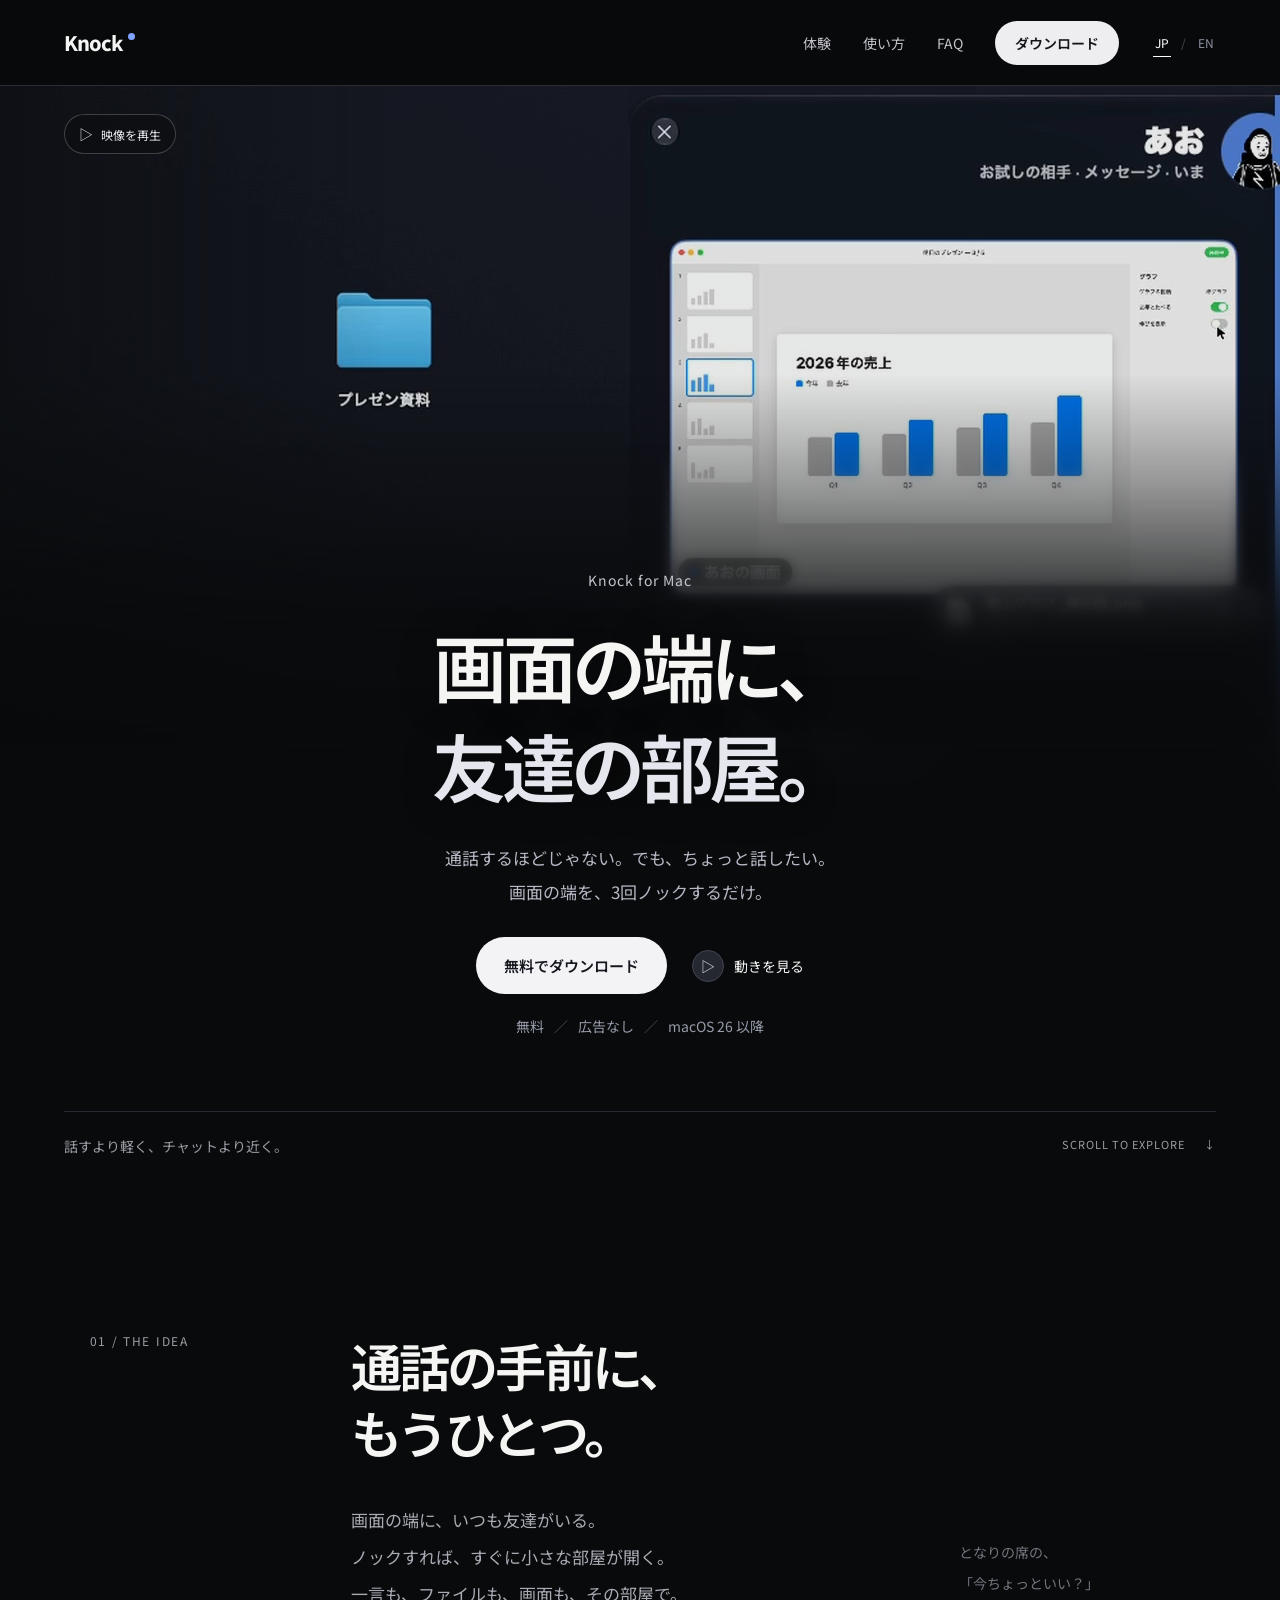
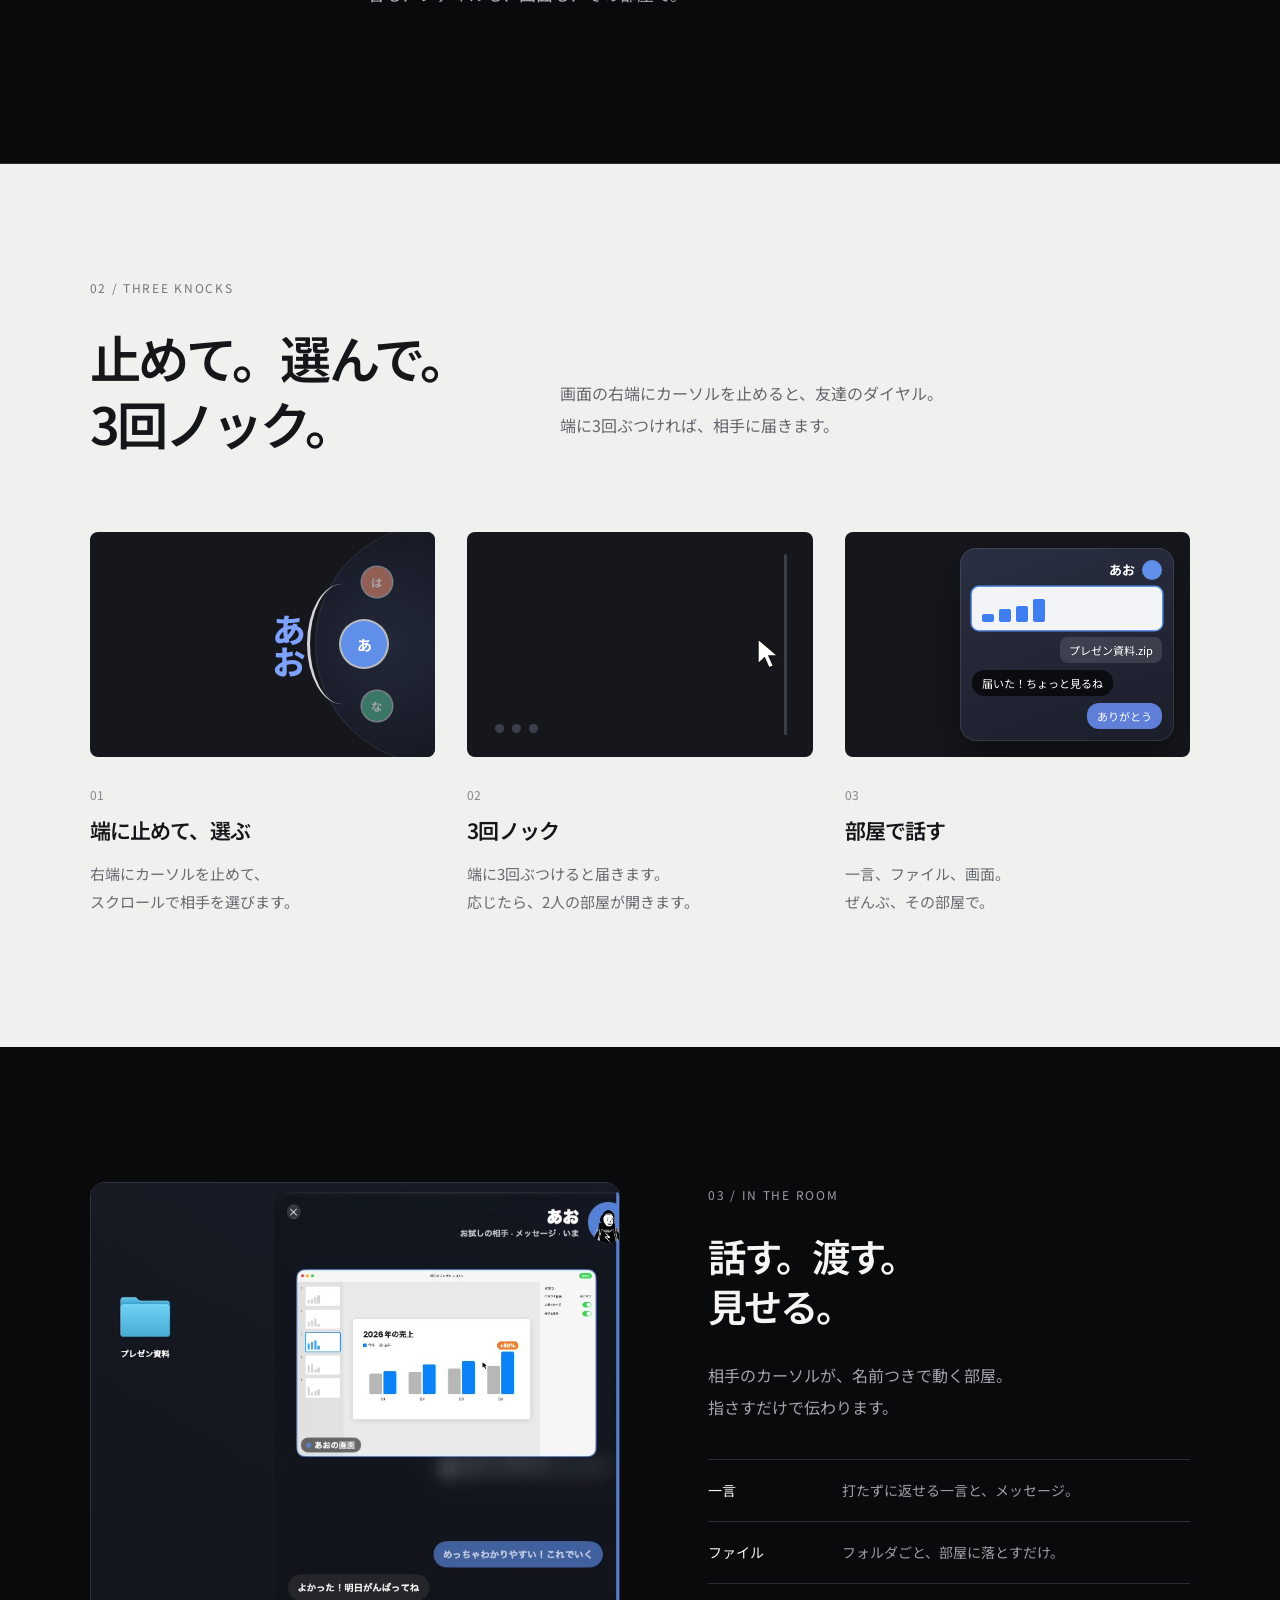
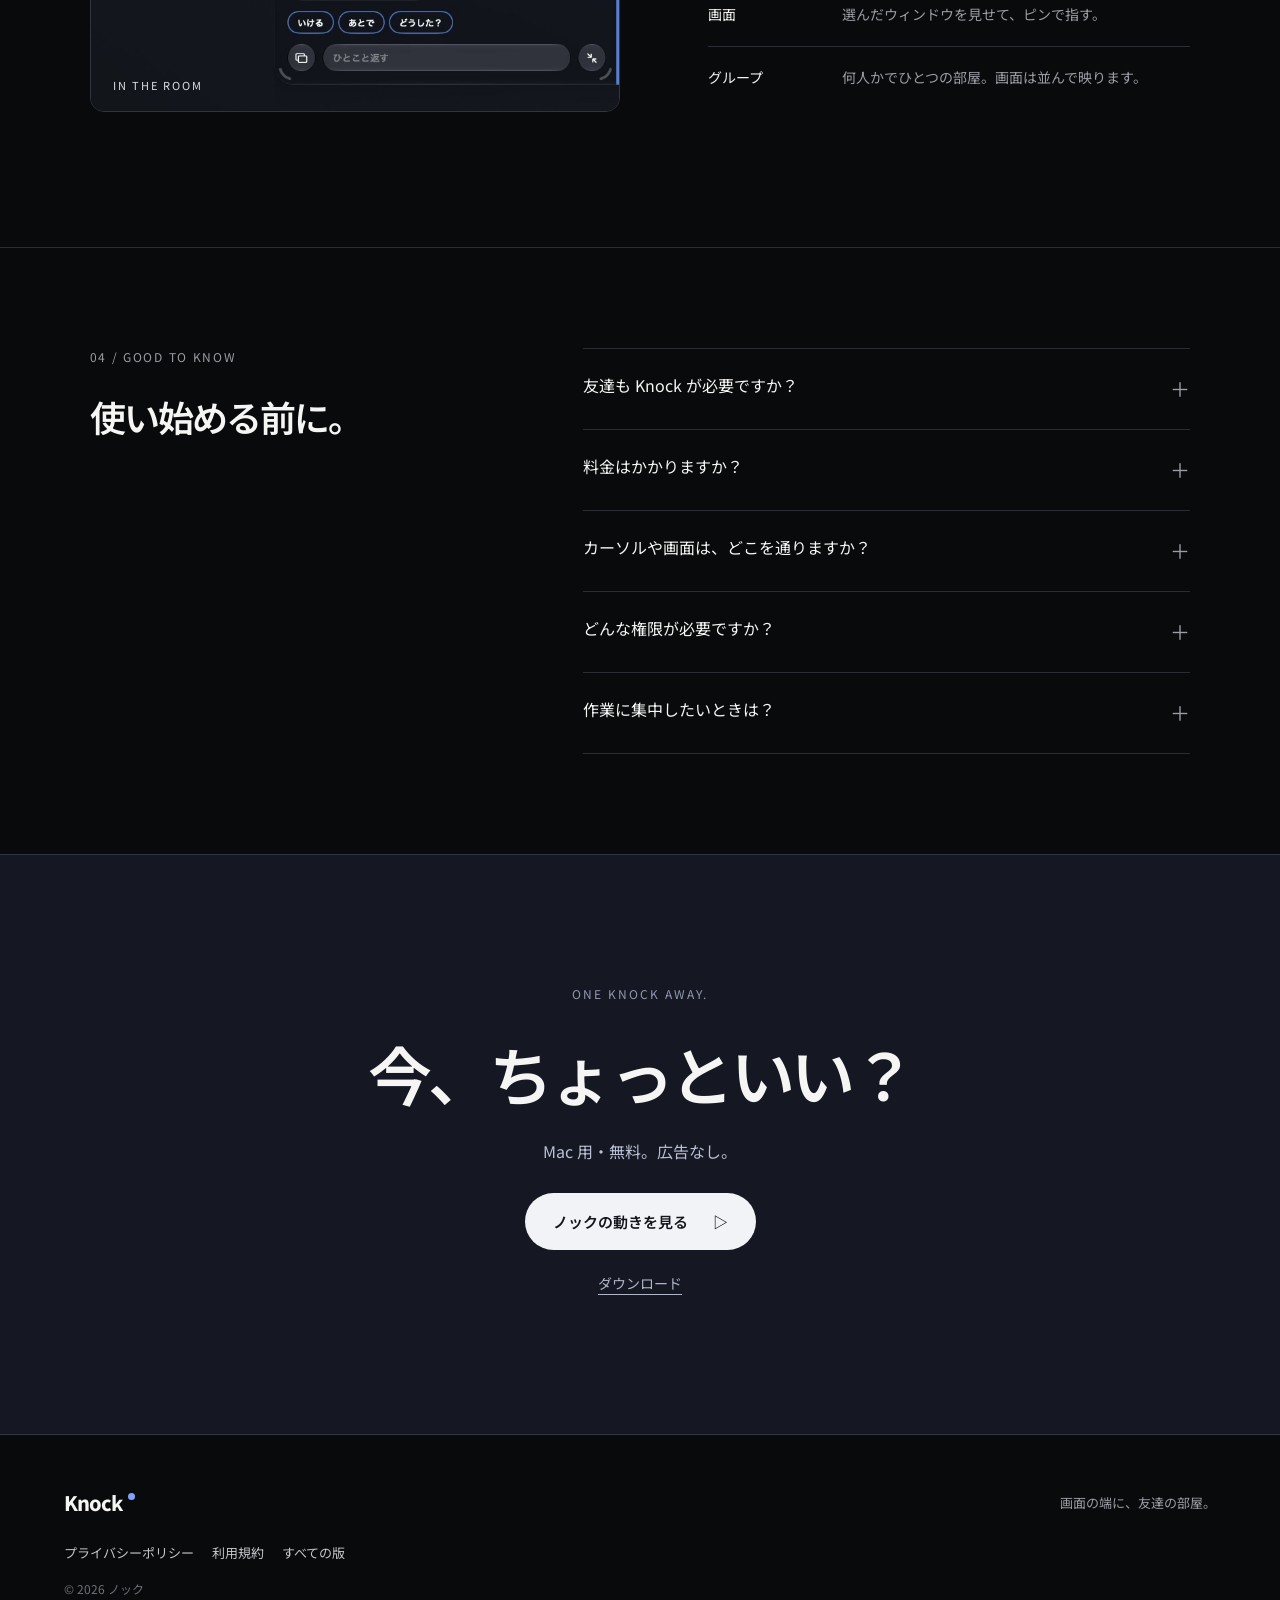
<file: index.html>
<!doctype html><html lang="ja"><head><meta charset="utf-8"><meta name="viewport" content="width=device-width,initial-scale=1"><meta name="theme-color" content="#090a0b">
<meta name="description" content="画面の端を3回ノックすると、友達に届く。応じたら、2人の画面の端に小さな部屋が開く。Mac 用の無料アプリ。">
<meta property="og:title" content="ノック"><meta property="og:image" content="https://hikaru777.github.io/knock-site/assets/poster.jpg">
<link rel="alternate" hreflang="ja" href="https://hikaru777.github.io/knock-site/"><link rel="alternate" hreflang="en" href="https://hikaru777.github.io/knock-site/en/">
<title>ノック — 画面の端に、友達の部屋。</title><link rel="icon" href="icon.png"><link rel="stylesheet" href="home.css"></head><body>
<header><a class="wordmark" href="#top">Knock<i></i></a><div class="header-right"><nav aria-label="メインナビゲーション"><a href="#experience">体験</a><a href="#how">使い方</a><a href="#questions">FAQ</a><button class="nav-cta" data-open="availability">ダウンロード</button></nav><div class="language-switch"><a href="./" lang="ja" aria-current="page">JP</a><span>/</span><a href="en/" lang="en">EN</a></div></div></header>
<main id="top"><section class="hero immersive-hero" id="experience"><div class="hero-motion" aria-hidden="true"><video id="background-demo" autoplay loop muted playsinline preload="auto" poster="assets/poster.jpg"><source src="assets/knock-zoom.mp4" type="video/mp4"></video><div class="blur-mid"></div><div class="blur-deep"></div><div class="motion-fade"></div></div><button id="background-toggle" class="motion-toggle" aria-label="背景動画を一時停止">Ⅱ <span>映像を停止</span></button>
<div class="immersive-copy"><p class="eyebrow">Knock for Mac</p><h1>画面の端に、<br><em>友達の部屋。</em></h1><p class="hero-description">通話するほどじゃない。でも、ちょっと話したい。<br>画面の端を、3回ノックするだけ。</p><div class="hero-actions"><button class="primary" data-open="availability">無料でダウンロード</button><button class="film-trigger" data-open="film"><span class="play-mark">▷</span> 動きを見る</button></div><p class="price-note">無料 <span>／</span> 広告なし <span>／</span> macOS 26 以降</p></div><div class="hero-foot"><span>話すより軽く、チャットより近く。</span><span>SCROLL TO EXPLORE <i>↓</i></span></div></section>
<section class="manifesto"><p class="section-label">01 / THE IDEA</p><div><h2>通話の手前に、<br>もうひとつ。</h2><p>画面の端に、いつも友達がいる。<br>ノックすれば、すぐに小さな部屋が開く。<br>一言も、ファイルも、画面も、その部屋で。</p></div><p class="side-note">となりの席の、<br>「今ちょっといい？」</p></section>
<section class="how" id="how"><div class="section-heading"><p class="section-label">02 / THREE KNOCKS</p><h2>止めて。選んで。<br>3回ノック。</h2><p>画面の右端にカーソルを止めると、友達のダイヤル。<br>端に3回ぶつければ、相手に届きます。</p></div><div class="steps">
<article><div class="step-art dial-art" aria-hidden="true"><div class="edge-line"></div><div class="moon"></div><div class="arc"></div><b class="p p1">は</b><b class="p p2">あ</b><b class="p p3">な</b><span class="pick">あお</span></div><div class="step-copy"><span>01</span><h3>端に止めて、選ぶ</h3><p>右端にカーソルを止めて、<br>スクロールで相手を選びます。</p></div></article>
<article><div class="step-art knock-art" aria-hidden="true"><div class="edge-line"></div><i class="ring r1"></i><i class="ring r2"></i><i class="ring r3"></i><svg class="cursor" viewBox="0 0 22 32"><path d="M1 1v25l6.5-6 4.5 10 4.5-2-4.5-10H21z"/></svg><div class="count"><b></b><b></b><b></b></div></div><div class="step-copy"><span>02</span><h3>3回ノック</h3><p>端に3回ぶつけると届きます。<br>応じたら、2人の部屋が開きます。</p></div></article>
<article><div class="step-art room-art" aria-hidden="true"><div class="mini-room"><div class="mr-head"><span>あお</span><i></i></div><div class="mr-screen"><b></b><b></b><b></b><b></b></div><div class="mr-file">プレゼン資料.zip</div><div class="mr-b them">届いた！ちょっと見るね</div><div class="mr-b me">ありがとう</div></div></div><div class="step-copy"><span>03</span><h3>部屋で話す</h3><p>一言、ファイル、画面。<br>ぜんぶ、その部屋で。</p></div></article>
</div></section>
<section class="detail-section"><div class="detail-image"><img src="assets/room.jpg" alt="あおが画面を見せている部屋" loading="lazy"><span class="image-tag">IN THE ROOM</span></div><div class="detail-copy"><p class="section-label">03 / IN THE ROOM</p><h2>話す。渡す。<br>見せる。</h2><p>相手のカーソルが、名前つきで動く部屋。<br>指さすだけで伝わります。</p>
<div class="detail-rule"><span>一言</span><p>打たずに返せる一言と、メッセージ。</p></div><div class="detail-rule"><span>ファイル</span><p>フォルダごと、部屋に落とすだけ。</p></div><div class="detail-rule"><span>画面</span><p>選んだウィンドウを見せて、ピンで指す。</p></div><div class="detail-rule"><span>グループ</span><p>何人かでひとつの部屋。画面は並んで映ります。</p></div></div></section>
<section class="faq" id="questions"><div><p class="section-label">04 / GOOD TO KNOW</p><h2>使い始める前に。</h2></div><div class="questions"><details><summary>友達も Knock が必要ですか？<span>＋</span></summary><p>はい。2人とも Knock を入れてサインインし、招待コードでつながります。友達がまだいなくても、お試しの相手（あお・はる）と一通り試せます。</p></details><details><summary>料金はかかりますか？<span>＋</span></summary><p>無料です。広告もありません。</p></details><details><summary>カーソルや画面は、どこを通りますか？<span>＋</span></summary><p>2台の Mac を直接つないで、暗号化してやりとりします。ネットワークの都合で直接つながらないときだけ、サーバーがその場で中継します（保存はしません）。</p></details><details><summary>どんな権限が必要ですか？<span>＋</span></summary><p>画面を見せるときだけ、macOS の「画面収録」の許可を使います。見せるのは、あなたが選んだウィンドウだけです。</p></details><details><summary>作業に集中したいときは？<span>＋</span></summary><p>「集中する」をオンにすると、届いたノックは静かに待ちます。顔を上げて画面の端に来たときに受け取れます。</p></details></div></section>
<section class="closing"><p>ONE KNOCK AWAY.</p><h2>今、ちょっといい？</h2><p class="closing-price">Mac 用・無料。広告なし。</p><button class="primary" data-open="film">ノックの動きを見る <span>▷</span></button><button class="text-button" data-open="availability">ダウンロード</button></section></main>
<footer><a class="wordmark" href="#top">Knock<i></i></a><p>画面の端に、友達の部屋。</p><nav class="footer-links"><a href="privacy.html">プライバシーポリシー</a><a href="terms.html">利用規約</a><a href="https://github.com/hikaru777/knock-releases/releases">すべての版</a></nav><small>© 2026 ノック</small></footer>
<dialog id="film"><button class="close" aria-label="閉じる">×</button><video controls playsinline preload="none" poster="assets/poster.jpg"><source src="assets/knock-film.mp4" type="video/mp4"></video></dialog>
<dialog id="availability"><button class="close" aria-label="閉じる">×</button><p class="section-label">ノック</p><h2>ダウンロードして、はじめる</h2><p>無料です。Knock.zip を開いて、Knock を「アプリケーション」フォルダに入れてください。<br>メールに届く6桁のコードでサインインし、招待コードを友達に送ればつながります。新しい版はアプリが自動で受け取ります。</p><div class="download-actions"><a class="primary" href="https://github.com/hikaru777/knock-releases/releases/latest/download/Knock.zip">Mac 版をダウンロード</a><a class="text-button" href="https://github.com/hikaru777/knock-releases/releases">すべての版</a></div><p class="quiet-note">対応環境：macOS 26 以降・Apple シリコン / Intel。</p><button class="primary close-secondary">ページに戻る</button></dialog>
<script src="home.js"></script></body></html>
</file>
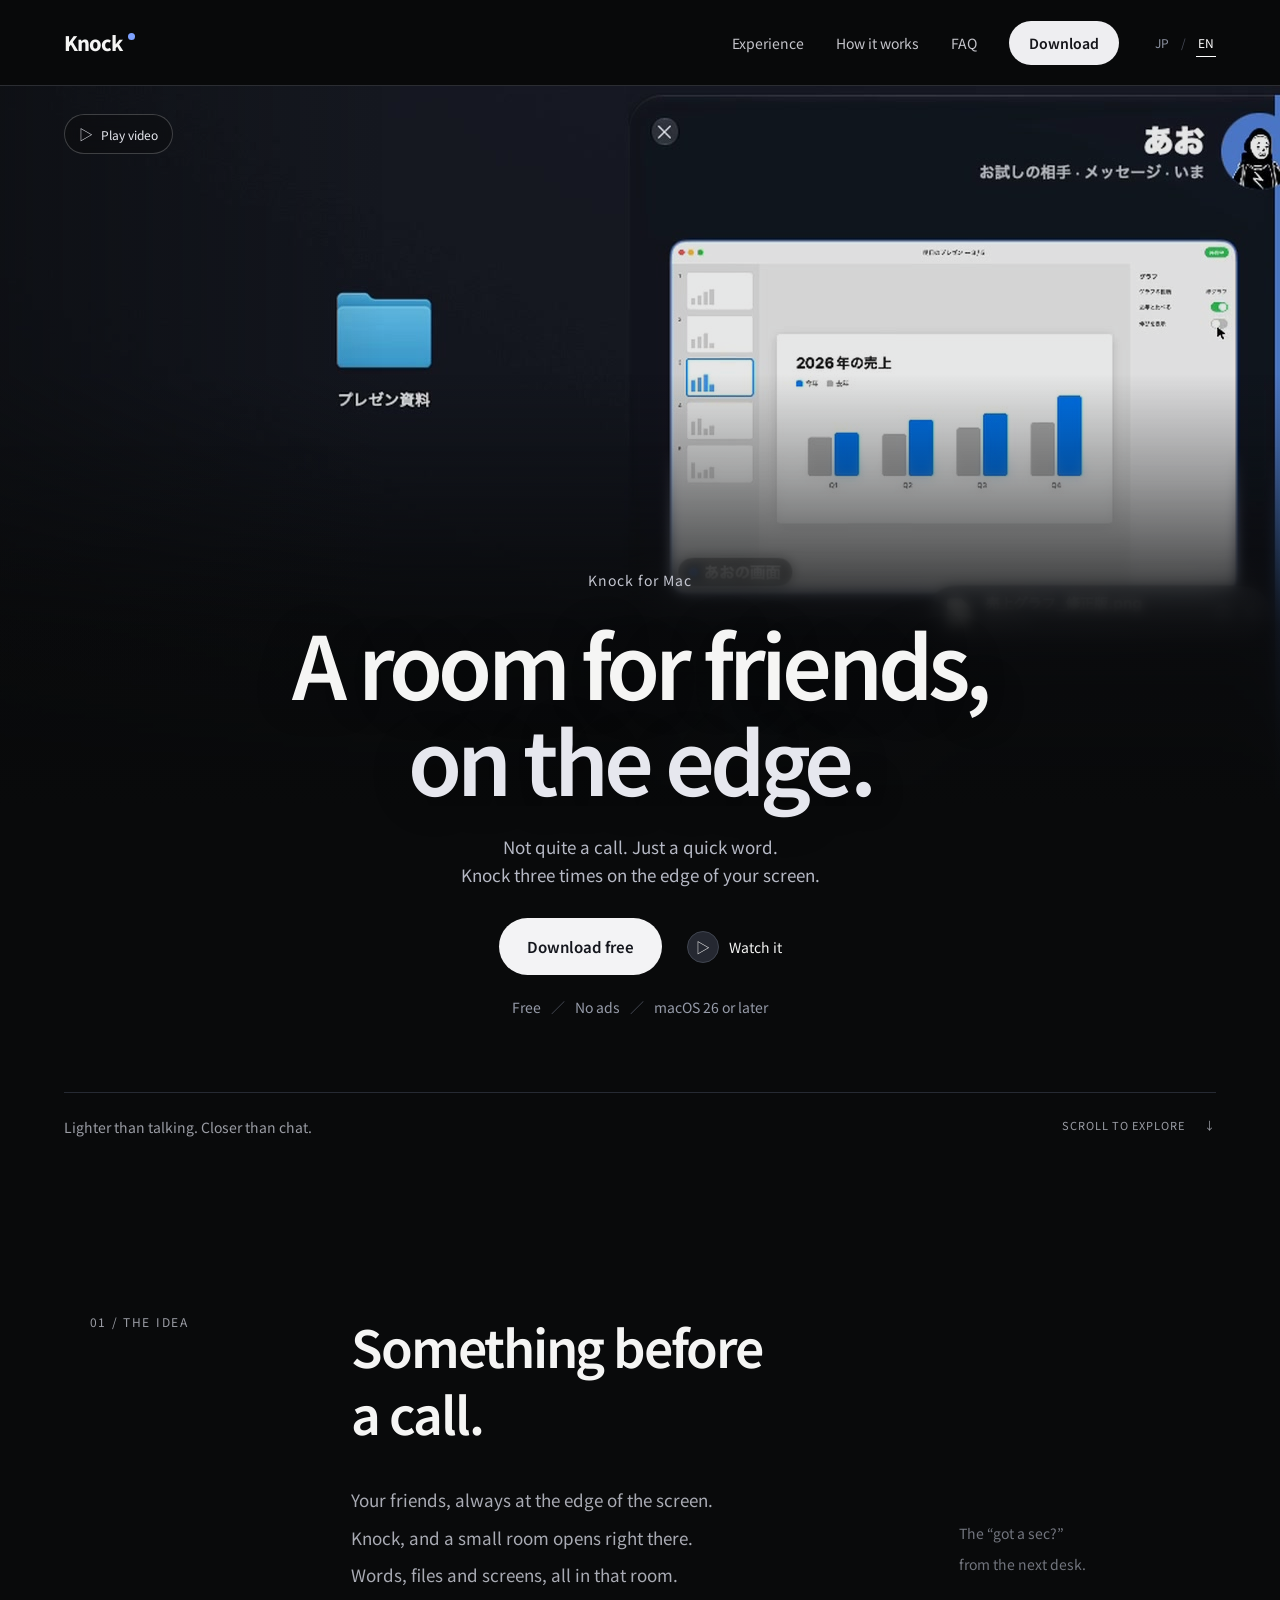
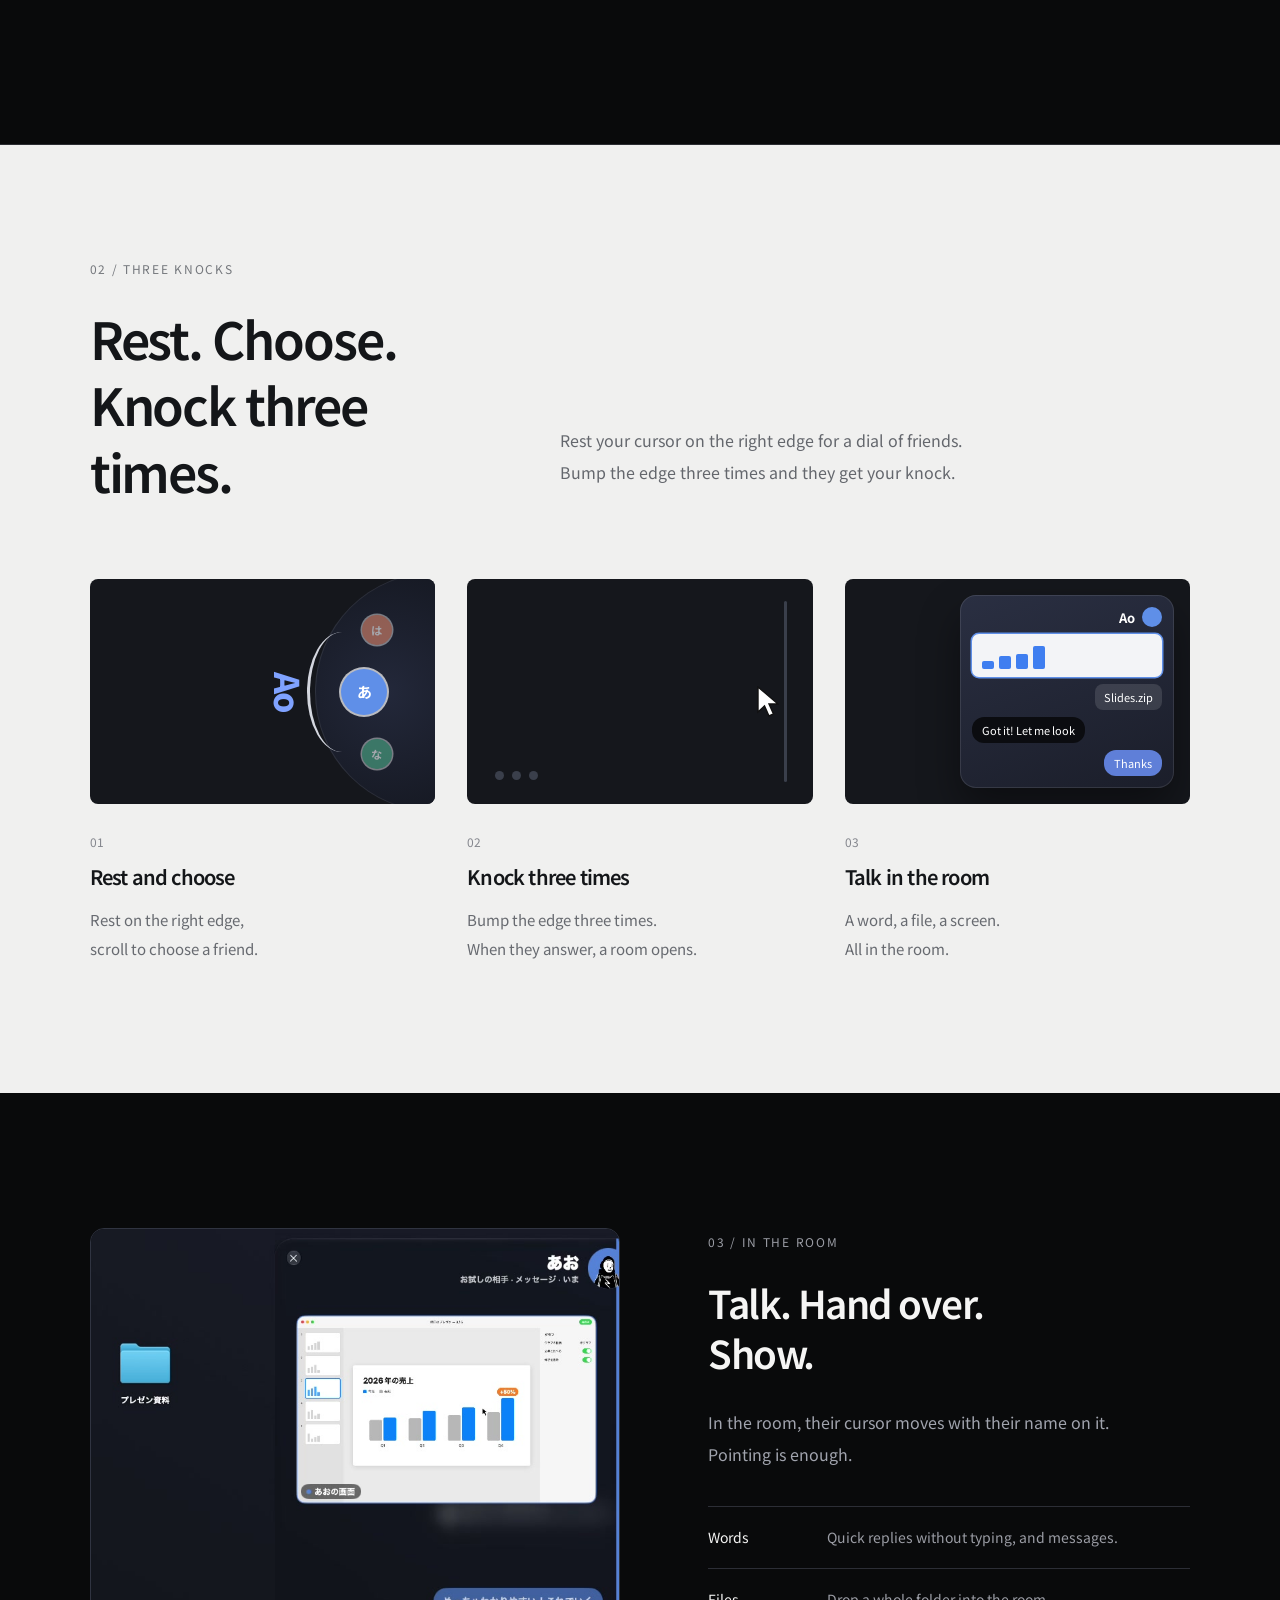
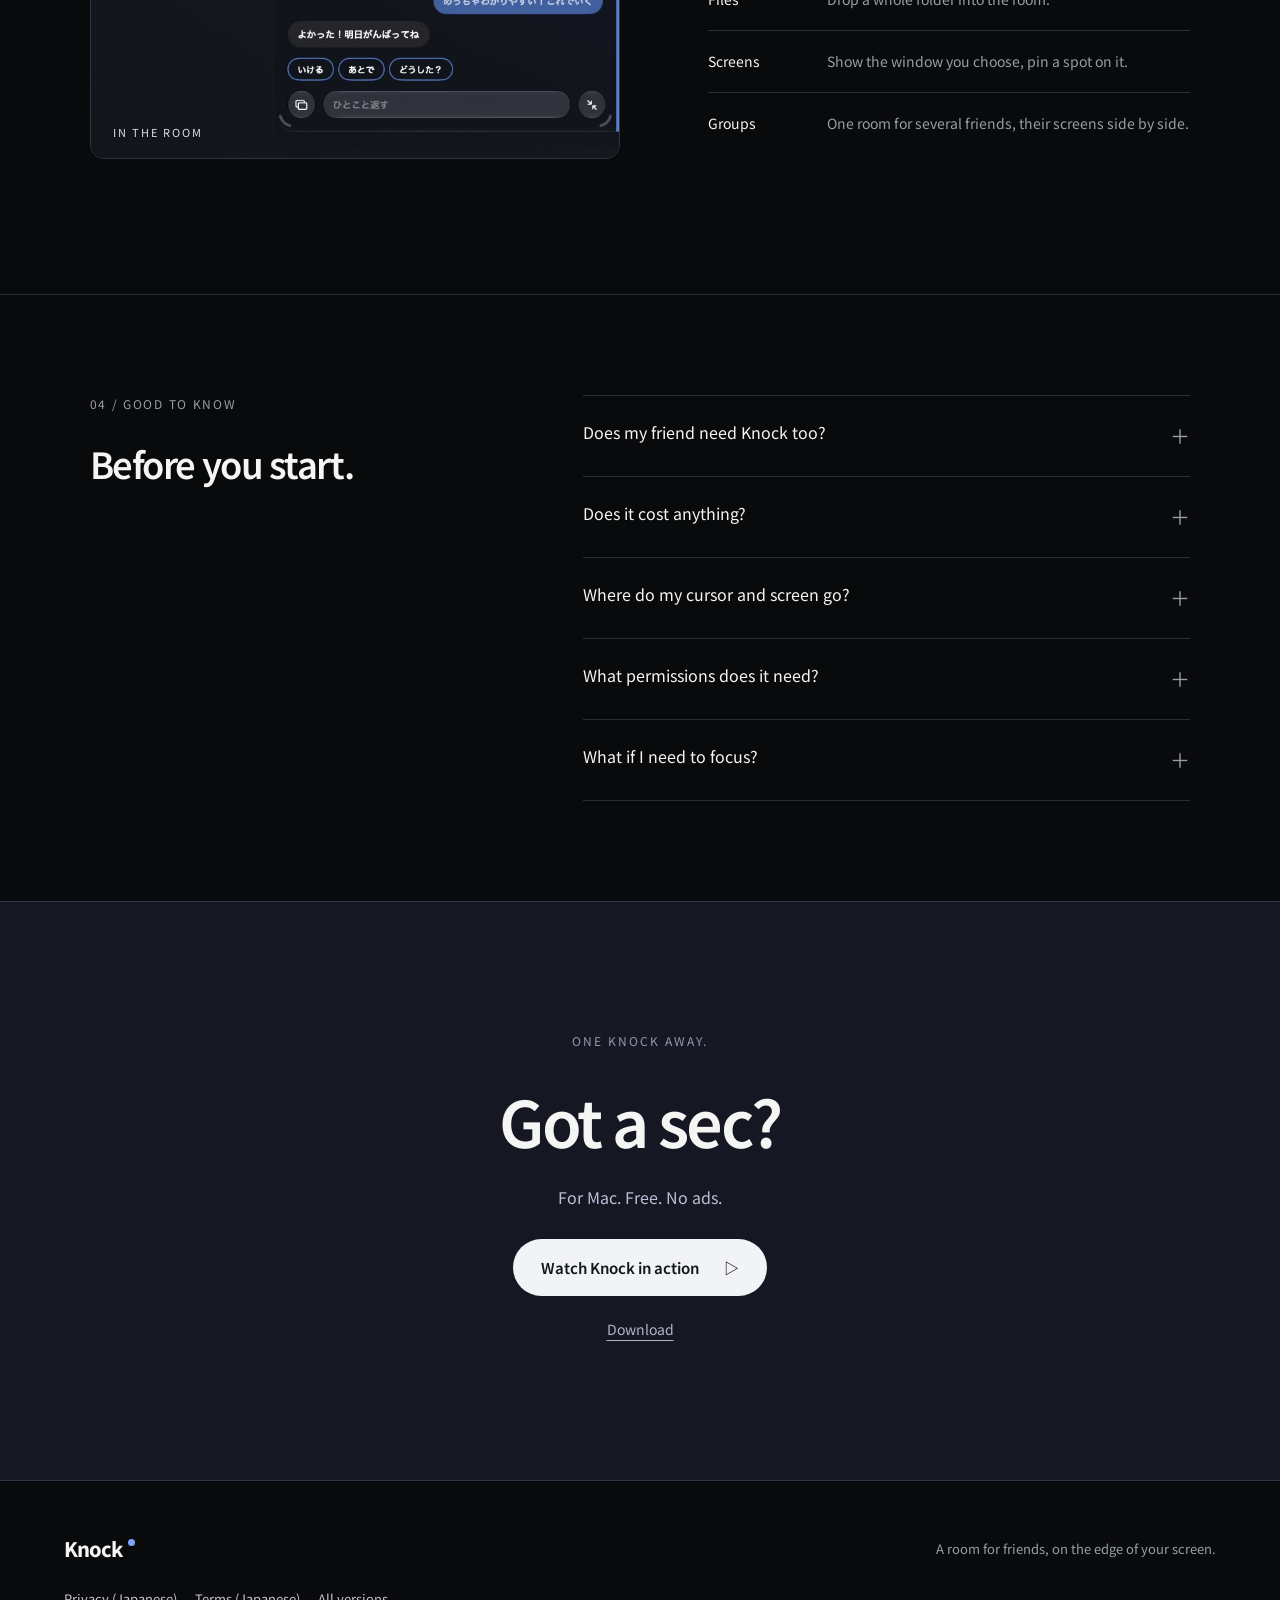
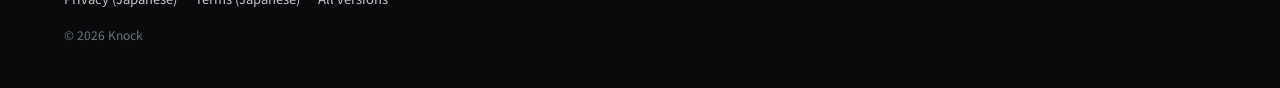
<file: en/index.html>
<!doctype html><html lang="en"><head><meta charset="utf-8"><meta name="viewport" content="width=device-width,initial-scale=1"><meta name="theme-color" content="#090a0b">
<meta name="description" content="Knock three times on the edge of your screen and a friend gets it. When they answer, a small room opens on the edge of both screens. Free for Mac.">
<meta property="og:title" content="Knock"><meta property="og:image" content="https://hikaru777.github.io/knock-site/assets/poster.jpg">
<link rel="alternate" hreflang="ja" href="https://hikaru777.github.io/knock-site/"><link rel="alternate" hreflang="en" href="https://hikaru777.github.io/knock-site/en/">
<title>Knock — A room for friends, on the edge of your screen.</title><link rel="icon" href="../icon.png"><link rel="stylesheet" href="../home.css"></head><body>
<header><a class="wordmark" href="#top">Knock<i></i></a><div class="header-right"><nav aria-label="Main"><a href="#experience">Experience</a><a href="#how">How it works</a><a href="#questions">FAQ</a><button class="nav-cta" data-open="availability">Download</button></nav><div class="language-switch"><a href="../" lang="ja">JP</a><span>/</span><a href="./" lang="en" aria-current="page">EN</a></div></div></header>
<main id="top"><section class="hero immersive-hero" id="experience"><div class="hero-motion" aria-hidden="true"><video id="background-demo" autoplay loop muted playsinline preload="auto" poster="../assets/poster.jpg"><source src="../assets/knock-zoom.mp4" type="video/mp4"></video><div class="blur-mid"></div><div class="blur-deep"></div><div class="motion-fade"></div></div><button id="background-toggle" class="motion-toggle" aria-label="Pause background video">Ⅱ <span>Pause video</span></button>
<div class="immersive-copy"><p class="eyebrow">Knock for Mac</p><h1>A room for friends,<br><em>on the edge.</em></h1><p class="hero-description">Not quite a call. Just a quick word.<br>Knock three times on the edge of your screen.</p><div class="hero-actions"><button class="primary" data-open="availability">Download free</button><button class="film-trigger" data-open="film"><span class="play-mark">▷</span> Watch it</button></div><p class="price-note">Free <span>／</span> No ads <span>／</span> macOS 26 or later</p></div><div class="hero-foot"><span>Lighter than talking. Closer than chat.</span><span>SCROLL TO EXPLORE <i>↓</i></span></div></section>
<section class="manifesto"><p class="section-label">01 / THE IDEA</p><div><h2>Something before<br>a call.</h2><p>Your friends, always at the edge of the screen.<br>Knock, and a small room opens right there.<br>Words, files and screens, all in that room.</p></div><p class="side-note">The “got a sec?”<br>from the next desk.</p></section>
<section class="how" id="how"><div class="section-heading"><p class="section-label">02 / THREE KNOCKS</p><h2>Rest. Choose.<br>Knock three times.</h2><p>Rest your cursor on the right edge for a dial of friends.<br>Bump the edge three times and they get your knock.</p></div><div class="steps">
<article><div class="step-art dial-art" aria-hidden="true"><div class="edge-line"></div><div class="moon"></div><div class="arc"></div><b class="p p1">は</b><b class="p p2">あ</b><b class="p p3">な</b><span class="pick">Ao</span></div><div class="step-copy"><span>01</span><h3>Rest and choose</h3><p>Rest on the right edge,<br>scroll to choose a friend.</p></div></article>
<article><div class="step-art knock-art" aria-hidden="true"><div class="edge-line"></div><i class="ring r1"></i><i class="ring r2"></i><i class="ring r3"></i><svg class="cursor" viewBox="0 0 22 32"><path d="M1 1v25l6.5-6 4.5 10 4.5-2-4.5-10H21z"/></svg><div class="count"><b></b><b></b><b></b></div></div><div class="step-copy"><span>02</span><h3>Knock three times</h3><p>Bump the edge three times.<br>When they answer, a room opens.</p></div></article>
<article><div class="step-art room-art" aria-hidden="true"><div class="mini-room"><div class="mr-head"><span>Ao</span><i></i></div><div class="mr-screen"><b></b><b></b><b></b><b></b></div><div class="mr-file">Slides.zip</div><div class="mr-b them">Got it! Let me look</div><div class="mr-b me">Thanks</div></div></div><div class="step-copy"><span>03</span><h3>Talk in the room</h3><p>A word, a file, a screen.<br>All in the room.</p></div></article>
</div></section>
<section class="detail-section"><div class="detail-image"><img src="../assets/room.jpg" alt="Ao’s screen in the room" loading="lazy"><span class="image-tag">IN THE ROOM</span></div><div class="detail-copy"><p class="section-label">03 / IN THE ROOM</p><h2>Talk. Hand over.<br>Show.</h2><p>In the room, their cursor moves with their name on it.<br>Pointing is enough.</p>
<div class="detail-rule"><span>Words</span><p>Quick replies without typing, and messages.</p></div><div class="detail-rule"><span>Files</span><p>Drop a whole folder into the room.</p></div><div class="detail-rule"><span>Screens</span><p>Show the window you choose, pin a spot on it.</p></div><div class="detail-rule"><span>Groups</span><p>One room for several friends, their screens side by side.</p></div></div></section>
<section class="faq" id="questions"><div><p class="section-label">04 / GOOD TO KNOW</p><h2>Before you start.</h2></div><div class="questions"><details><summary>Does my friend need Knock too?<span>＋</span></summary><p>Yes. You both install Knock, sign in, and connect with an invite code. No friends on Knock yet? Try everything with the demo partners, Ao and Haru.</p></details><details><summary>Does it cost anything?<span>＋</span></summary><p>It’s free, with no ads.</p></details><details><summary>Where do my cursor and screen go?<span>＋</span></summary><p>Straight between the two Macs, encrypted. Only when a direct connection can’t be made does the server relay them, live, without storing them.</p></details><details><summary>What permissions does it need?<span>＋</span></summary><p>Only when you show your screen: macOS Screen Recording. Only the window you choose is shown.</p></details><details><summary>What if I need to focus?<span>＋</span></summary><p>Turn on Focus and knocks wait quietly until you come back to the edge.</p></details></div></section>
<section class="closing"><p>ONE KNOCK AWAY.</p><h2>Got a sec?</h2><p class="closing-price">For Mac. Free. No ads.</p><button class="primary" data-open="film">Watch Knock in action <span>▷</span></button><button class="text-button" data-open="availability">Download</button></section></main>
<footer><a class="wordmark" href="#top">Knock<i></i></a><p>A room for friends, on the edge of your screen.</p><nav class="footer-links"><a href="../privacy.html">Privacy (Japanese)</a><a href="../terms.html">Terms (Japanese)</a><a href="https://github.com/hikaru777/knock-releases/releases">All versions</a></nav><small>© 2026 Knock</small></footer>
<dialog id="film"><button class="close" aria-label="Close">×</button><video controls playsinline preload="none" poster="../assets/poster.jpg"><source src="../assets/knock-film.mp4" type="video/mp4"></video></dialog>
<dialog id="availability"><button class="close" aria-label="Close">×</button><p class="section-label">Knock</p><h2>Download and start</h2><p>It’s free. Open Knock.zip and move Knock to your Applications folder.<br>Sign in with the six-digit code sent to your email, and send your invite code to a friend. Updates arrive automatically.</p><div class="download-actions"><a class="primary" href="https://github.com/hikaru777/knock-releases/releases/latest/download/Knock.zip">Download for Mac</a><a class="text-button" href="https://github.com/hikaru777/knock-releases/releases">All versions</a></div><p class="quiet-note">Requires macOS 26 or later · Apple silicon / Intel.</p><button class="primary close-secondary">Back to the page</button></dialog>
<script src="../home.js"></script></body></html>
</file>
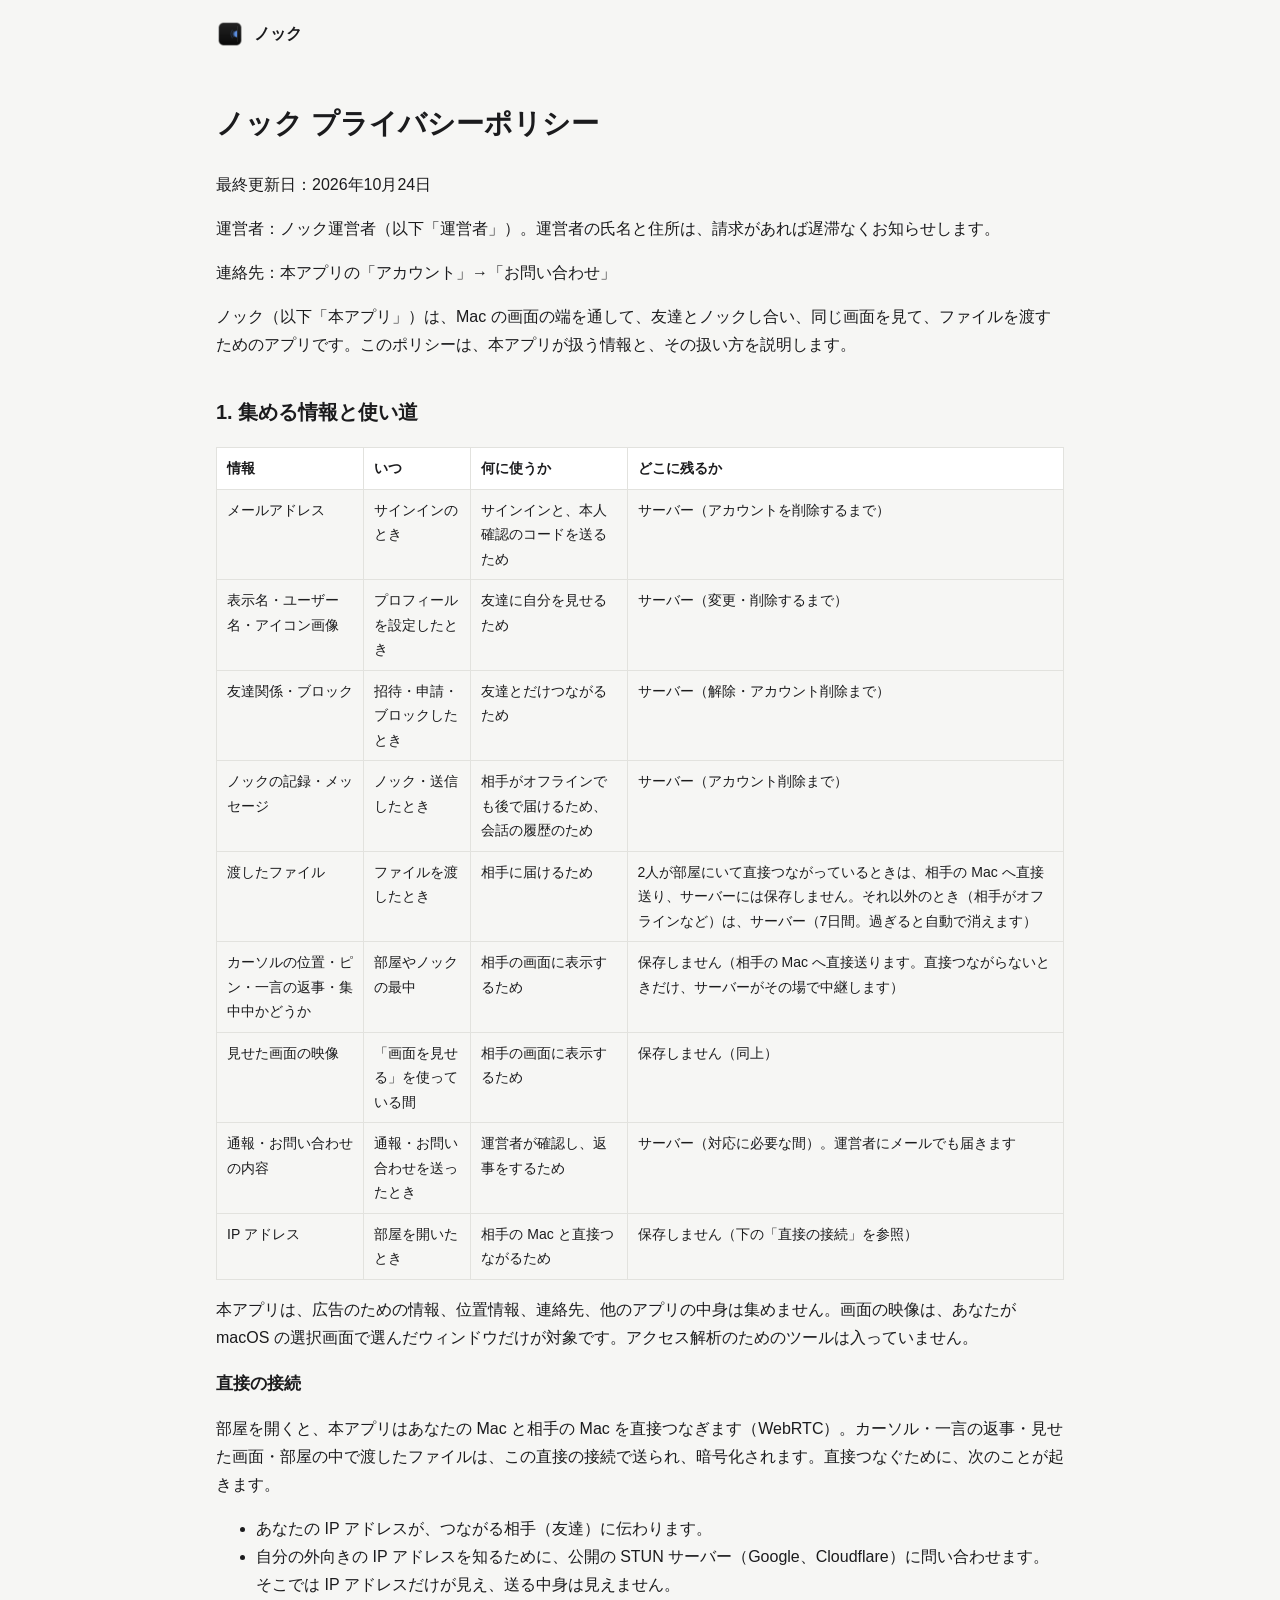
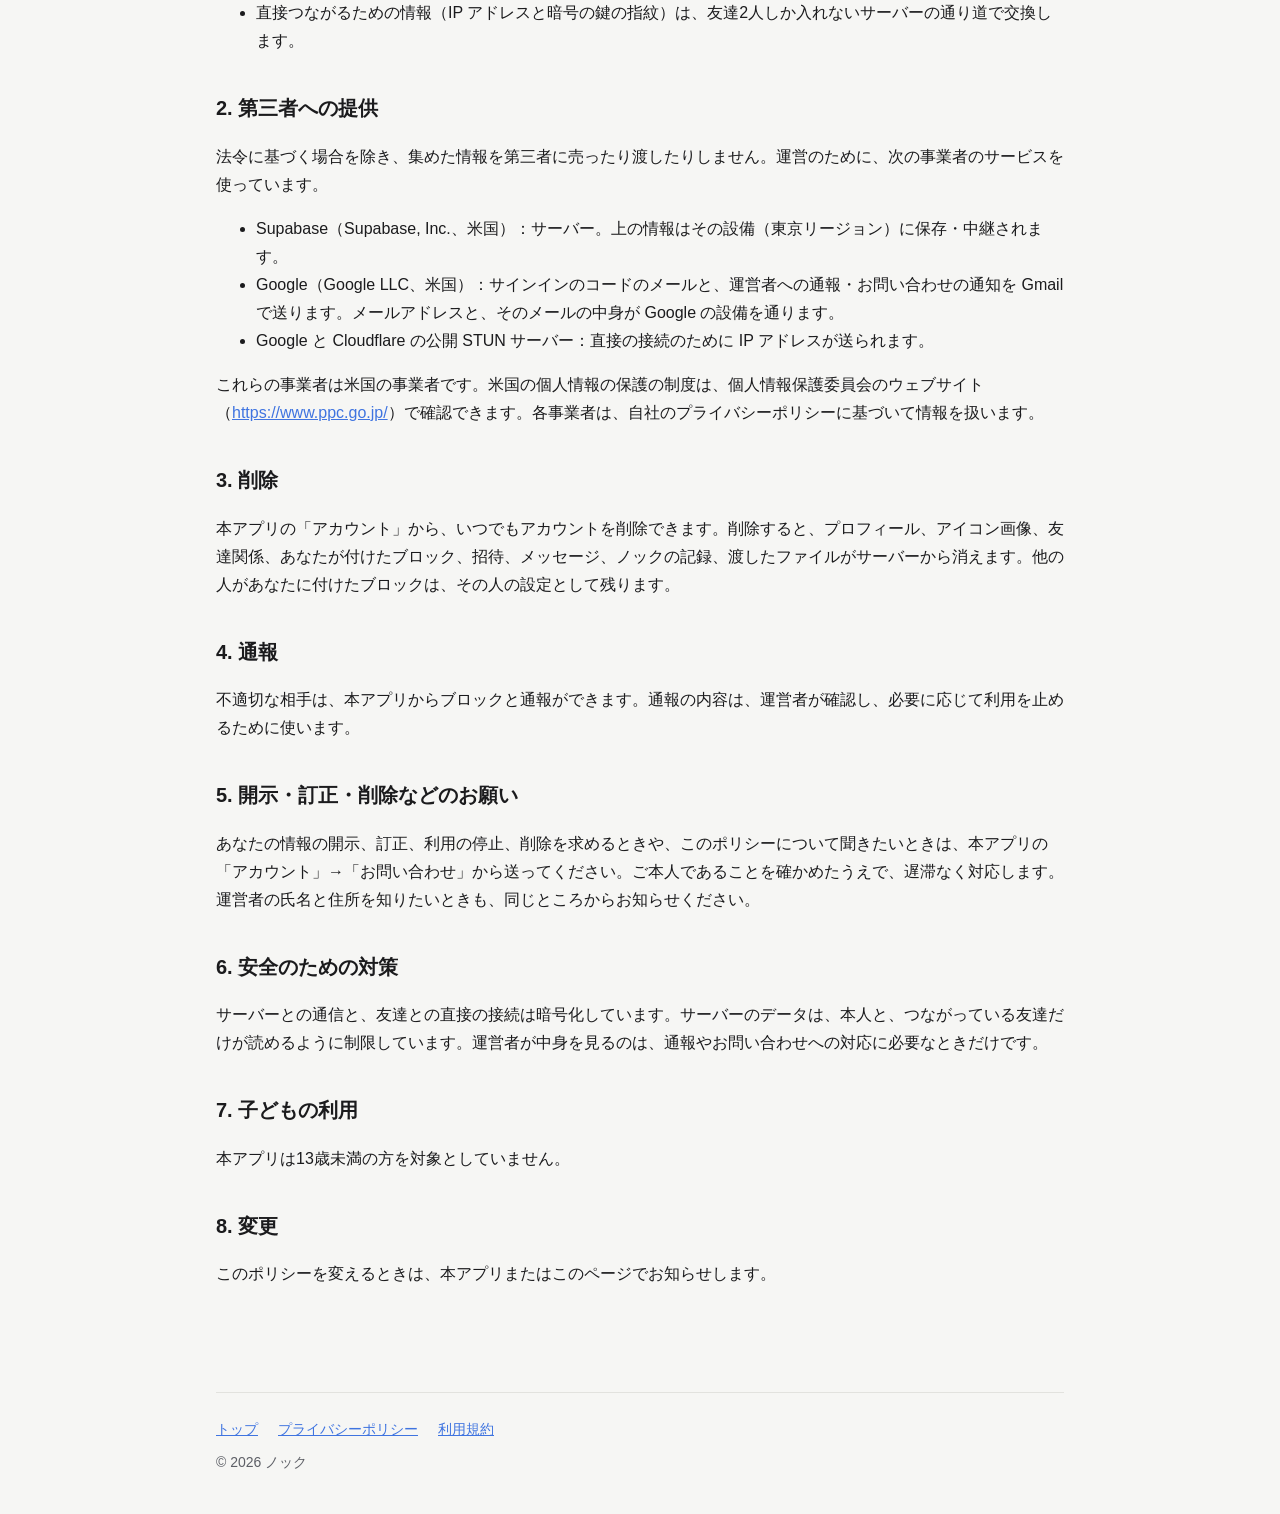
<file: privacy.html>
<!doctype html>
<html lang="ja">
<head>
<meta charset="utf-8">
<meta name="viewport" content="width=device-width, initial-scale=1">
<title>プライバシーポリシー — ノック</title>
<link rel="icon" href="icon.png">
<link rel="stylesheet" href="style.css">
</head>
<body>
<div class="wrap">
  <header class="site"><img src="icon.png" alt=""><a href="./">ノック</a></header>
  <main><article class="doc">
<h1>ノック プライバシーポリシー</h1>
<p>最終更新日：2026年10月24日</p>
<p>運営者：ノック運営者（以下「運営者」）。運営者の氏名と住所は、請求があれば遅滞なくお知らせします。</p>
<p>連絡先：本アプリの「アカウント」→「お問い合わせ」</p>
<p>ノック（以下「本アプリ」）は、Mac の画面の端を通して、友達とノックし合い、同じ画面を見て、ファイルを渡すためのアプリです。このポリシーは、本アプリが扱う情報と、その扱い方を説明します。</p>
<h2>1. 集める情報と使い道</h2>
<div class="table-scroll"><table>
<thead>
<tr>
<th>情報</th>
<th>いつ</th>
<th>何に使うか</th>
<th>どこに残るか</th>
</tr>
</thead>
<tbody>
<tr>
<td>メールアドレス</td>
<td>サインインのとき</td>
<td>サインインと、本人確認のコードを送るため</td>
<td>サーバー（アカウントを削除するまで）</td>
</tr>
<tr>
<td>表示名・ユーザー名・アイコン画像</td>
<td>プロフィールを設定したとき</td>
<td>友達に自分を見せるため</td>
<td>サーバー（変更・削除するまで）</td>
</tr>
<tr>
<td>友達関係・ブロック</td>
<td>招待・申請・ブロックしたとき</td>
<td>友達とだけつながるため</td>
<td>サーバー（解除・アカウント削除まで）</td>
</tr>
<tr>
<td>ノックの記録・メッセージ</td>
<td>ノック・送信したとき</td>
<td>相手がオフラインでも後で届けるため、会話の履歴のため</td>
<td>サーバー（アカウント削除まで）</td>
</tr>
<tr>
<td>渡したファイル</td>
<td>ファイルを渡したとき</td>
<td>相手に届けるため</td>
<td>2人が部屋にいて直接つながっているときは、相手の Mac へ直接送り、サーバーには保存しません。それ以外のとき（相手がオフラインなど）は、サーバー（7日間。過ぎると自動で消えます）</td>
</tr>
<tr>
<td>カーソルの位置・ピン・一言の返事・集中中かどうか</td>
<td>部屋やノックの最中</td>
<td>相手の画面に表示するため</td>
<td>保存しません（相手の Mac へ直接送ります。直接つながらないときだけ、サーバーがその場で中継します）</td>
</tr>
<tr>
<td>見せた画面の映像</td>
<td>「画面を見せる」を使っている間</td>
<td>相手の画面に表示するため</td>
<td>保存しません（同上）</td>
</tr>
<tr>
<td>通報・お問い合わせの内容</td>
<td>通報・お問い合わせを送ったとき</td>
<td>運営者が確認し、返事をするため</td>
<td>サーバー（対応に必要な間）。運営者にメールでも届きます</td>
</tr>
<tr>
<td>IP アドレス</td>
<td>部屋を開いたとき</td>
<td>相手の Mac と直接つながるため</td>
<td>保存しません（下の「直接の接続」を参照）</td>
</tr>
</tbody>
</table></div>
<p>本アプリは、広告のための情報、位置情報、連絡先、他のアプリの中身は集めません。画面の映像は、あなたが macOS の選択画面で選んだウィンドウだけが対象です。アクセス解析のためのツールは入っていません。</p>
<h3>直接の接続</h3>
<p>部屋を開くと、本アプリはあなたの Mac と相手の Mac を直接つなぎます（WebRTC）。カーソル・一言の返事・見せた画面・部屋の中で渡したファイルは、この直接の接続で送られ、暗号化されます。直接つなぐために、次のことが起きます。</p>
<ul>
<li>あなたの IP アドレスが、つながる相手（友達）に伝わります。</li>
<li>自分の外向きの IP アドレスを知るために、公開の STUN サーバー（Google、Cloudflare）に問い合わせます。そこでは IP アドレスだけが見え、送る中身は見えません。</li>
<li>直接つながるための情報（IP アドレスと暗号の鍵の指紋）は、友達2人しか入れないサーバーの通り道で交換します。</li>
</ul>
<h2>2. 第三者への提供</h2>
<p>法令に基づく場合を除き、集めた情報を第三者に売ったり渡したりしません。運営のために、次の事業者のサービスを使っています。</p>
<ul>
<li>Supabase（Supabase, Inc.、米国）：サーバー。上の情報はその設備（東京リージョン）に保存・中継されます。</li>
<li>Google（Google LLC、米国）：サインインのコードのメールと、運営者への通報・お問い合わせの通知を Gmail で送ります。メールアドレスと、そのメールの中身が Google の設備を通ります。</li>
<li>Google と Cloudflare の公開 STUN サーバー：直接の接続のために IP アドレスが送られます。</li>
</ul>
<p>これらの事業者は米国の事業者です。米国の個人情報の保護の制度は、個人情報保護委員会のウェブサイト（<a href="https://www.ppc.go.jp/">https://www.ppc.go.jp/</a>）で確認できます。各事業者は、自社のプライバシーポリシーに基づいて情報を扱います。</p>
<h2>3. 削除</h2>
<p>本アプリの「アカウント」から、いつでもアカウントを削除できます。削除すると、プロフィール、アイコン画像、友達関係、あなたが付けたブロック、招待、メッセージ、ノックの記録、渡したファイルがサーバーから消えます。他の人があなたに付けたブロックは、その人の設定として残ります。</p>
<h2>4. 通報</h2>
<p>不適切な相手は、本アプリからブロックと通報ができます。通報の内容は、運営者が確認し、必要に応じて利用を止めるために使います。</p>
<h2>5. 開示・訂正・削除などのお願い</h2>
<p>あなたの情報の開示、訂正、利用の停止、削除を求めるときや、このポリシーについて聞きたいときは、本アプリの「アカウント」→「お問い合わせ」から送ってください。ご本人であることを確かめたうえで、遅滞なく対応します。運営者の氏名と住所を知りたいときも、同じところからお知らせください。</p>
<h2>6. 安全のための対策</h2>
<p>サーバーとの通信と、友達との直接の接続は暗号化しています。サーバーのデータは、本人と、つながっている友達だけが読めるように制限しています。運営者が中身を見るのは、通報やお問い合わせへの対応に必要なときだけです。</p>
<h2>7. 子どもの利用</h2>
<p>本アプリは13歳未満の方を対象としていません。</p>
<h2>8. 変更</h2>
<p>このポリシーを変えるときは、本アプリまたはこのページでお知らせします。</p>
  </article></main>
  <footer>
    <nav><a href="./">トップ</a><a href="privacy.html">プライバシーポリシー</a><a href="terms.html">利用規約</a></nav>
    <div>© 2026 ノック</div>
  </footer>
</div>
</body>
</html>
</file>
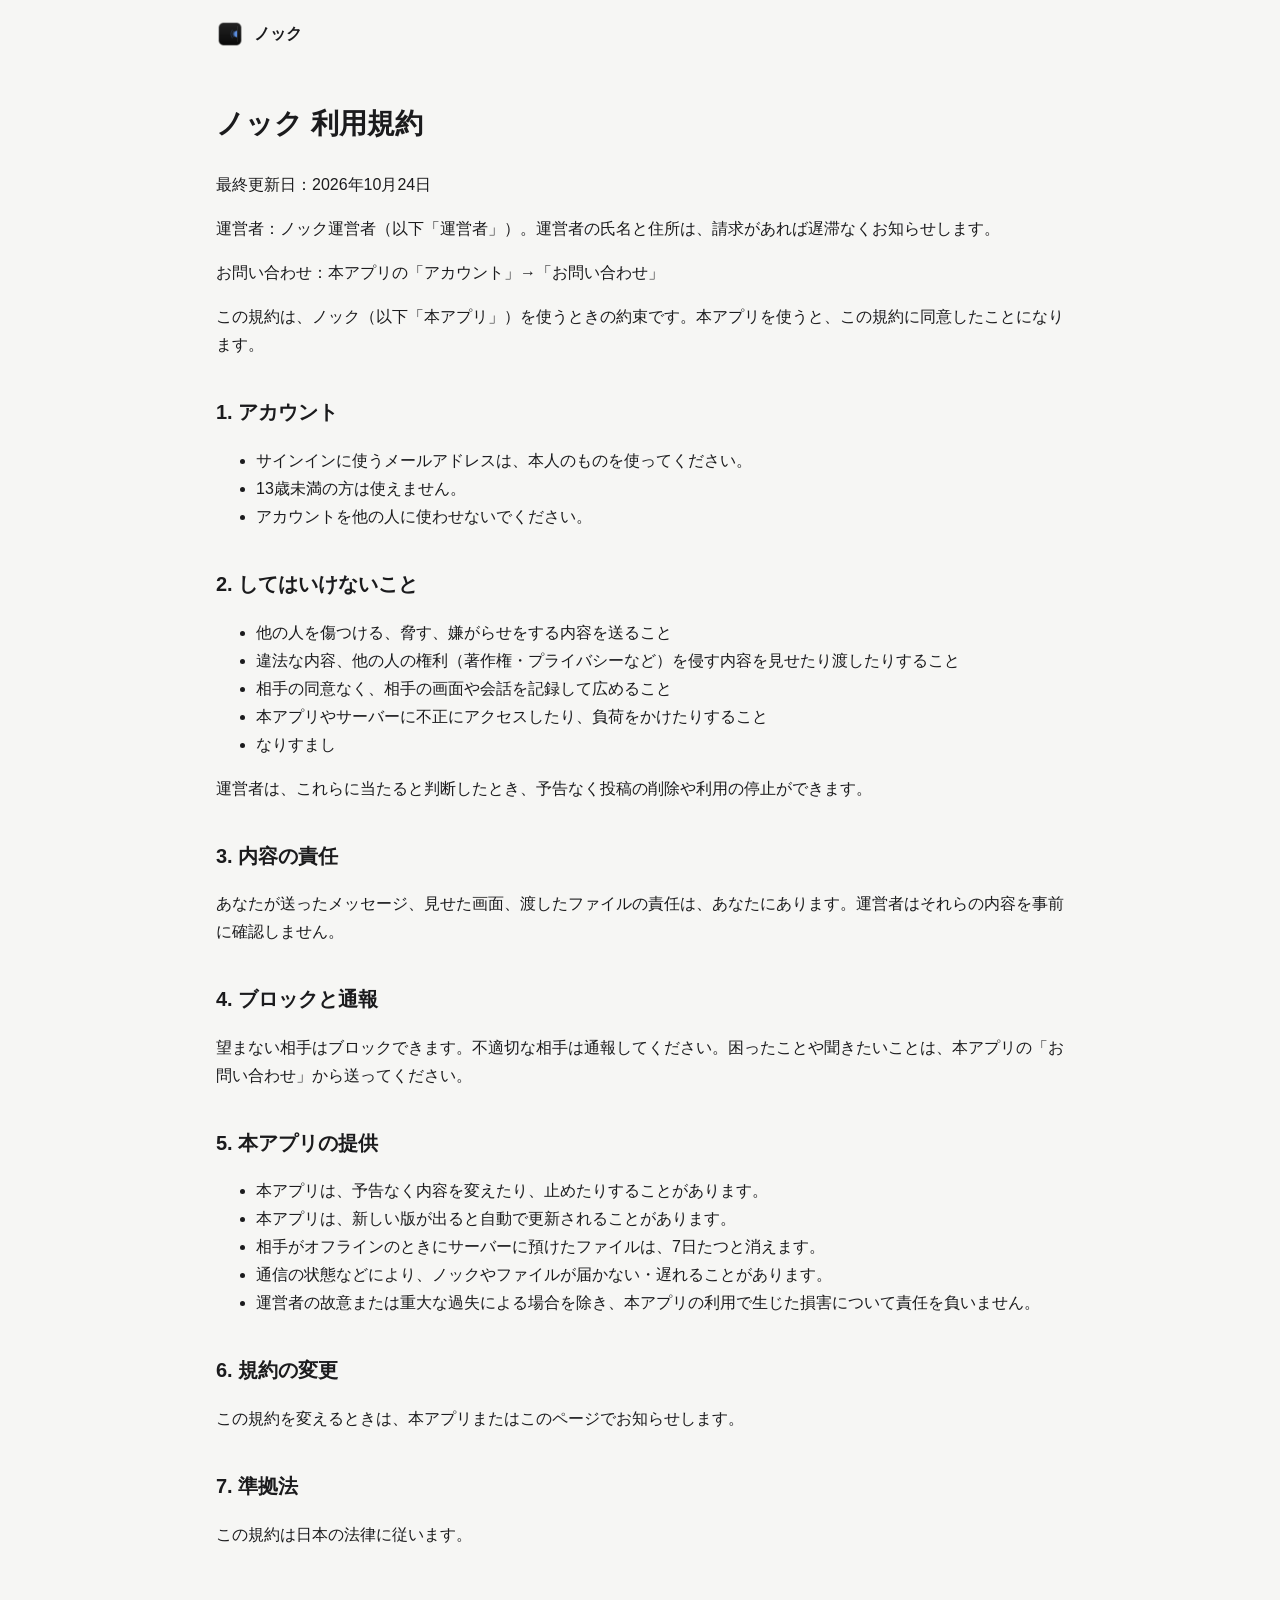
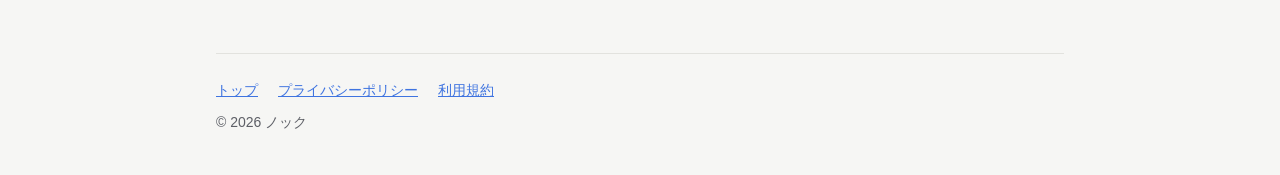
<file: terms.html>
<!doctype html>
<html lang="ja">
<head>
<meta charset="utf-8">
<meta name="viewport" content="width=device-width, initial-scale=1">
<title>利用規約 — ノック</title>
<link rel="icon" href="icon.png">
<link rel="stylesheet" href="style.css">
</head>
<body>
<div class="wrap">
  <header class="site"><img src="icon.png" alt=""><a href="./">ノック</a></header>
  <main><article class="doc">
<h1>ノック 利用規約</h1>
<p>最終更新日：2026年10月24日</p>
<p>運営者：ノック運営者（以下「運営者」）。運営者の氏名と住所は、請求があれば遅滞なくお知らせします。</p>
<p>お問い合わせ：本アプリの「アカウント」→「お問い合わせ」</p>
<p>この規約は、ノック（以下「本アプリ」）を使うときの約束です。本アプリを使うと、この規約に同意したことになります。</p>
<h2>1. アカウント</h2>
<ul>
<li>サインインに使うメールアドレスは、本人のものを使ってください。</li>
<li>13歳未満の方は使えません。</li>
<li>アカウントを他の人に使わせないでください。</li>
</ul>
<h2>2. してはいけないこと</h2>
<ul>
<li>他の人を傷つける、脅す、嫌がらせをする内容を送ること</li>
<li>違法な内容、他の人の権利（著作権・プライバシーなど）を侵す内容を見せたり渡したりすること</li>
<li>相手の同意なく、相手の画面や会話を記録して広めること</li>
<li>本アプリやサーバーに不正にアクセスしたり、負荷をかけたりすること</li>
<li>なりすまし</li>
</ul>
<p>運営者は、これらに当たると判断したとき、予告なく投稿の削除や利用の停止ができます。</p>
<h2>3. 内容の責任</h2>
<p>あなたが送ったメッセージ、見せた画面、渡したファイルの責任は、あなたにあります。運営者はそれらの内容を事前に確認しません。</p>
<h2>4. ブロックと通報</h2>
<p>望まない相手はブロックできます。不適切な相手は通報してください。困ったことや聞きたいことは、本アプリの「お問い合わせ」から送ってください。</p>
<h2>5. 本アプリの提供</h2>
<ul>
<li>本アプリは、予告なく内容を変えたり、止めたりすることがあります。</li>
<li>本アプリは、新しい版が出ると自動で更新されることがあります。</li>
<li>相手がオフラインのときにサーバーに預けたファイルは、7日たつと消えます。</li>
<li>通信の状態などにより、ノックやファイルが届かない・遅れることがあります。</li>
<li>運営者の故意または重大な過失による場合を除き、本アプリの利用で生じた損害について責任を負いません。</li>
</ul>
<h2>6. 規約の変更</h2>
<p>この規約を変えるときは、本アプリまたはこのページでお知らせします。</p>
<h2>7. 準拠法</h2>
<p>この規約は日本の法律に従います。</p>
  </article></main>
  <footer>
    <nav><a href="./">トップ</a><a href="privacy.html">プライバシーポリシー</a><a href="terms.html">利用規約</a></nav>
    <div>© 2026 ノック</div>
  </footer>
</div>
</body>
</html>
</file>
<file: home.css>
@import url('https://fonts.googleapis.com/css2?family=Noto+Sans+JP:wght@400;500;600;700;800;900&display=swap');
:root{--bg:#090a0b;--surface:#141518;--ink:#f5f5f4;--muted:#9b9da5;--line:#2b2d32;--accent:#7fa2ff}*{box-sizing:border-box}html{scroll-behavior:smooth;scroll-padding-top:100px}body{margin:0;background:var(--bg);color:var(--ink);font-family:Inter,'Noto Sans JP',-apple-system,BlinkMacSystemFont,sans-serif;-webkit-font-smoothing:antialiased}button,a{-webkit-tap-highlight-color:transparent}button{font:inherit;cursor:pointer}a{color:inherit;text-decoration:none}button:focus-visible,a:focus-visible,summary:focus-visible{outline:2px solid var(--accent);outline-offset:6px}header{height:86px;padding:0 5%;display:flex;align-items:center;justify-content:space-between;border-bottom:1px solid var(--line);background:rgba(9,10,11,.94);position:sticky;top:0;z-index:10;backdrop-filter:blur(16px)}.wordmark{font-size:20px;font-weight:800;letter-spacing:-.9px;display:flex;align-items:center}.wordmark span{font-weight:400}.wordmark i{width:7px;height:7px;background:var(--accent);border-radius:50%;margin:0 0 12px 5px}nav{display:flex;align-items:center;gap:32px;font-size:14px}nav>a{color:#c4c4ca}nav>a:hover{color:white}.nav-cta{background:#eeeef1;color:#15151a;border:0;padding:12px 20px;border-radius:30px;font-weight:600}.hero{max-width:1600px;margin:auto;padding:55px 5% 0}.eyebrow{display:flex;justify-content:space-between;color:var(--muted);font-size:12px;letter-spacing:1.8px}.edition{letter-spacing:.4px}.hero-copy{display:flex;justify-content:space-between;align-items:flex-end;padding:45px 0 50px;gap:30px}h1{font-size:clamp(43px,5.3vw,82px);font-weight:700;line-height:1.3;letter-spacing:-.065em;margin:0}h1 span{color:#a3a6ad}h1 em{font-style:normal;color:var(--ink)}.mobile-break{display:none}.hero-aside{min-width:220px;padding-bottom:5px}.hero-aside p{font-size:16px;line-height:2;color:#b3b4bc}.film-trigger{color:var(--ink);background:none;border:0;padding:10px 0;display:flex;align-items:center;gap:10px;font-size:14px}.film-trigger small{color:var(--muted);font-size:12px;padding-left:10px}.play-mark{background:#252831;border:1px solid #404550;width:32px;height:32px;border-radius:50%;display:grid;place-items:center}.hero-stage{border:1px solid #3a3d45;border-radius:20px;overflow:hidden;background:#101114;box-shadow:0 30px 100px #0006;position:relative}.stage-top,.stage-bottom{display:flex;align-items:center;justify-content:space-between;padding:16px 25px;font-size:12px;color:#a6a9b3;letter-spacing:1.1px}.stage-top button{border:0;color:#d8dae3;background:transparent;font-size:13px}.stage-top button span{font-size:19px;padding-left:8px}.hero-stage video{display:block;width:100%;aspect-ratio:16/9;object-fit:cover;background:#101114}.stage-bottom{letter-spacing:0;font-size:13px;border-top:1px solid #22252b}.stage-bottom kbd{font-size:16px;padding:2px 6px;border:1px solid #4b4d56;border-radius:5px;margin-right:6px}.hero-foot{display:flex;justify-content:space-between;padding:25px 0;font-size:14px;color:var(--muted)}.hero-foot span:last-child{font-size:11px;letter-spacing:1px}.hero-foot i{font-style:normal;margin-left:16px}.manifesto{padding:150px 7%;display:grid;grid-template-columns:1fr 2.5fr 1fr;gap:30px;border-bottom:1px solid var(--line)}.section-label{font-size:12px;letter-spacing:1.7px;color:var(--muted);margin:0 0 28px}h2{font-size:clamp(32px,4vw,56px);line-height:1.3;letter-spacing:-.055em;font-weight:600;margin:0}.manifesto div p{font-size:17px;line-height:2.2;color:#a9abb4;margin:35px 0 0}.side-note{font-size:14px;line-height:2.2;align-self:end;color:#72757e}.how{padding:115px 7%;background:#f0f0ef;color:#141619}.how .section-label{color:#74777c}.section-heading{display:grid;grid-template-columns:1fr 1.5fr;column-gap:50px}.section-heading .section-label{grid-column:1/-1}.section-heading>p:last-child{align-self:end;color:#64676d;font-size:16px;line-height:2}.steps{display:grid;grid-template-columns:repeat(3,1fr);margin-top:75px;gap:32px}.step-art{height:225px;background:#e4e5e7;border-radius:8px;display:flex;align-items:center;justify-content:center;position:relative;overflow:hidden}.command kbd{font:75px -apple-system,BlinkMacSystemFont,sans-serif;width:117px;height:115px;background:#f9f9f9;border:1px solid #fff;box-shadow:0 6px 0 #c6c8cd,0 20px 35px #83858e33;border-radius:21px;text-align:center;line-height:115px;animation:keyPress 4s ease-in-out infinite}.horizontal{flex-direction:column;gap:25px}.horizontal>span{font-size:13px;color:#676a72}.rail{display:flex;gap:10px;align-items:center}.rail b{display:block;width:48px;height:55px;background:#b9becd;border-radius:8px}.rail .selected{width:76px;height:70px;background:#495dd0;animation:cardSlide 4s ease-in-out infinite}.release{gap:14px}.release-key{font-size:58px;color:#626979;animation:release 4s ease-in-out infinite}.release-caption{font-size:12px;letter-spacing:2px;color:#676d7a}.step-copy{padding-top:24px}.step-copy>span{font-size:12px;color:#85878e}.step-copy h3{font-size:21px;font-weight:600;letter-spacing:-.04em;margin:10px 0}.step-copy p{font-size:15px;color:#676a70;line-height:1.9}.quiet-note{color:#70747c;line-height:1.9;font-size:13px;max-width:850px;margin-top:45px}.detail-section{padding:135px 7%;display:grid;grid-template-columns:1.1fr 1fr;gap:8%;align-items:center}.detail-image{position:relative;overflow:hidden;border-radius:14px;border:1px solid #303441}.detail-image img{width:100%;display:block;aspect-ratio:1/1;object-fit:cover;object-position:50% 0%}.image-tag{position:absolute;bottom:18px;left:22px;color:#dedee4;font-size:11px;letter-spacing:2px}.detail-copy h2{font-size:clamp(28px,3vw,42px)}.detail-copy>p:not(.section-label){line-height:2;color:#a1a4ae;font-size:16px;margin:28px 0 36px}.detail-rule{border-top:1px solid #2c2e36;padding:18px 0;display:flex;align-items:baseline;gap:24px}.detail-rule span{font-size:14px;min-width:110px}.detail-rule p{font-size:14px;color:var(--muted);margin:0;line-height:1.8}.faq{border-top:1px solid var(--line);padding:100px 7%;display:grid;grid-template-columns:1fr 1.4fr;gap:60px}.faq h2{font-size:36px}.questions details{border-bottom:1px solid var(--line)}.questions details:first-child{border-top:1px solid var(--line)}summary{cursor:pointer;list-style:none;font-size:16px;display:flex;justify-content:space-between;gap:20px;padding:24px 0;line-height:1.6}summary::-webkit-details-marker{display:none}summary span{font-size:20px;color:var(--muted);flex-shrink:0}details[open] summary span{transform:rotate(45deg)}details p{color:#a4a7b0;font-size:15px;line-height:2;margin:0 35px 25px 0}.closing{text-align:center;padding:130px 24px 140px;background:#151823;border-block:1px solid #303444}.closing>p{font-size:12px;letter-spacing:2px;color:#9298b0;margin:0 0 30px}.closing h2{font-size:clamp(34px,5vw,64px);margin-bottom:35px}.primary{background:#f2f3f6;color:#14161d;border:0;padding:18px 28px;border-radius:32px;font-weight:600;font-size:15px}.primary span{padding-left:22px}.text-button{display:block;margin:22px auto 0;background:none;border:0;color:#b0b5c8;text-decoration:underline;text-underline-offset:5px;font-size:14px}footer{padding:45px 5%;display:grid;grid-template-columns:auto 1fr;gap:18px;align-items:center}footer p{text-align:right;color:var(--muted);font-size:13px}footer small{grid-column:1/-1;font-size:12px;color:#6e717b}dialog{border:1px solid #414551;border-radius:18px;background:#15171d;color:white;max-width:1000px;width:90vw;padding:48px 24px 24px;box-shadow:0 30px 150px #000}dialog::backdrop{background:#000c;backdrop-filter:blur(10px)}dialog video{width:100%;display:block}.close{position:absolute;right:15px;top:9px;background:none;border:0;color:white;font-size:30px;line-height:1}.close-secondary{margin-top:20px}#availability{max-width:580px;padding:55px 35px 35px}#availability h2{font-size:27px}#availability>p:not(.section-label){line-height:2;color:#b7bac5;font-size:16px;margin-top:25px}@keyframes keyPress{0%,30%,100%{transform:translateY(0);box-shadow:0 6px 0 #c6c8cd,0 20px 35px #83858e33}45%,70%{transform:translateY(4px);box-shadow:0 2px 0 #c6c8cd,0 8px 20px #83858e22}}@keyframes cardSlide{0%,100%{transform:translateX(-8px)}50%{transform:translateX(8px)}}@keyframes release{0%,35%,100%{opacity:1;transform:translateY(0)}60%{opacity:.25;transform:translateY(-12px)}}@media(max-width:900px){.hero-copy{display:block}.hero-aside{display:flex;justify-content:space-between;align-items:center;margin-top:28px}.hero-aside p{font-size:15px;line-height:1.8}.hero-aside p br:first-child{display:none}.manifesto{grid-template-columns:1fr 3fr;padding-block:90px}.side-note{display:none}.steps{gap:18px}.step-art{height:175px}.detail-section{gap:6%}.detail-rule{display:block}.detail-rule p{margin-top:8px}.faq{gap:30px}.faq h2{font-size:30px}}@media(max-width:600px){header{height:72px;padding:0 6%}.wordmark{font-size:18px}nav{gap:0}nav>a{display:none}.nav-cta{font-size:12px;padding:10px 14px}.hero{padding:33px 6% 0}.eyebrow{font-size:10px;letter-spacing:1px}.edition{display:none}.hero-copy{padding:30px 0}.hero h1{font-size:42px;letter-spacing:-.07em;line-height:1.4}.mobile-break{display:block}.hero-aside{display:block;margin-top:24px}.hero-aside p{font-size:15px}.hero-aside p br{display:none}.film-trigger{margin-top:15px}.hero-stage{border-radius:12px;margin-inline:-3%}.stage-top,.stage-bottom{padding:13px 12px;font-size:10px;letter-spacing:.2px}.stage-top>span{font-size:9px}.stage-top button{font-size:12px}.stage-bottom kbd{font-size:13px}.hero-foot{font-size:12px}.hero-foot span:last-child{font-size:9px}.manifesto{display:block;padding:75px 7%}.manifesto h2{font-size:43px}.manifesto div p{font-size:15px}.how{padding:70px 7%}.section-heading{display:block}.section-heading h2{font-size:43px}.section-heading>p:last-child{font-size:15px;margin-top:25px}.steps{display:block;margin-top:35px}.steps article{display:grid;grid-template-columns:120px 1fr;gap:22px;align-items:center;margin-top:28px}.step-art{height:145px}.command kbd{width:73px;height:74px;font-size:48px;line-height:74px;border-radius:14px}.rail{gap:6px}.rail b{width:20px;height:35px;border-radius:5px}.rail .selected{width:32px;height:45px}.horizontal>span{font-size:11px}.release{flex-direction:column;gap:4px}.release-key{font-size:45px}.release-caption{font-size:9px}.step-copy{padding:0}.step-copy h3{font-size:17px}.step-copy p{font-size:14px;line-height:1.8}.step-copy p br{display:none}.quiet-note{font-size:12px;margin-top:30px}.detail-section{display:flex;flex-direction:column;padding:70px 7%;gap:40px}.detail-image{width:100%}.detail-image img{aspect-ratio:1.3}.detail-copy h2{font-size:32px}.detail-copy>p:not(.section-label){font-size:15px}.detail-rule{display:flex;gap:12px}.detail-rule p{margin:0}.faq{display:block;padding:65px 7%}.questions{margin-top:35px}summary{font-size:15px}details p{font-size:14px;margin-right:0}.closing{padding:80px 7%}.closing h2{font-size:37px}.primary{font-size:14px;padding:17px 22px}.primary span{padding-left:12px}footer{display:block;padding:35px 7%}footer p{text-align:left;margin-top:22px}footer small{display:block;line-height:1.8;margin-top:28px}dialog{padding-inline:8px;width:95vw}#availability{padding:45px 24px 28px}#availability h2{font-size:22px}}@media(prefers-reduced-motion:reduce){html{scroll-behavior:auto}*,*:before,*:after{animation:none!important;transition:none!important}}
/* Immersive motion hero — supplied app footage, progressively softened below. */
.immersive-hero{position:relative;max-width:none;padding:0 5%;overflow:hidden;min-height:900px;background:#090a0b}.hero-motion{position:absolute;inset:0 0 auto;height:690px;overflow:hidden;pointer-events:none}.hero-motion video{display:block;position:absolute;top:0;left:0;width:100%;height:100%;object-fit:cover;object-position:50% 0;opacity:.9}.hero-motion:before{content:"";position:absolute;inset:0;z-index:1;background:linear-gradient(90deg,#090a0b50,transparent 25%,transparent 75%,#090a0b50)}.blur-mid,.blur-deep,.motion-fade{position:absolute;inset:0}.blur-mid{top:30%;backdrop-filter:blur(6px);-webkit-backdrop-filter:blur(6px);mask-image:linear-gradient(transparent,#000 48%);-webkit-mask-image:linear-gradient(transparent,#000 48%)}.blur-deep{top:47%;backdrop-filter:blur(23px);-webkit-backdrop-filter:blur(23px);mask-image:linear-gradient(transparent,#000 70%);-webkit-mask-image:linear-gradient(transparent,#000 70%)}.motion-fade{background:linear-gradient(180deg,transparent 0%,#090a0b08 23%,#090a0b66 45%,#090a0bd9 70%,#090a0b 100%)}.immersive-copy{position:relative;z-index:2;padding-top:405px;text-align:center;max-width:1000px;margin:auto}.immersive-copy .eyebrow{justify-content:center;color:#c4c6d0;font-size:14px;letter-spacing:1px;margin-bottom:25px}.immersive-copy h1{font-size:clamp(44px,5.8vw,82px);letter-spacing:-.065em;font-weight:600;line-height:1.35;text-shadow:0 2px 40px #0005}.immersive-copy h1 em{color:#e6e7ee}.hero-description{color:#b6b9c5;font-size:17px;line-height:2;margin:26px 0}.hero-actions{display:flex;justify-content:center;align-items:center;gap:25px;margin-top:28px}.hero-actions .primary{background:#f3f3f5}.hero-actions .film-trigger{margin:0}.price-note{font-size:14px;color:#969ba9;margin:22px 0 0}.price-note span{margin:0 7px;color:#4e5360}.immersive-hero .hero-foot{position:relative;margin:75px auto 0;max-width:1440px;border-top:1px solid #262a33;padding:24px 0 26px}.motion-toggle{position:absolute;z-index:3;right:5%;top:28px;display:flex;align-items:center;gap:8px;border:1px solid #ffffff35;background:#090a0b55;color:#e6e8ef;border-radius:25px;padding:9px 14px;font-size:14px;backdrop-filter:blur(8px)}.motion-toggle span{font-size:12px}.closing .closing-price{font-size:16px;letter-spacing:0;color:#bac0d5;margin:-12px 0 30px}@media(min-width:1600px){.hero-motion{height:780px}.immersive-copy{padding-top:440px}}@media(max-width:900px){.hero-motion{height:600px}.immersive-copy{padding-top:330px}.immersive-hero{min-height:810px}.immersive-hero .hero-foot{margin-top:60px}}@media(max-width:600px){.immersive-hero{padding:0 6%;min-height:780px}.hero-motion{height:470px}.hero-motion video{width:170%;left:-35%;height:390px;object-fit:cover}.motion-fade{background:linear-gradient(180deg,transparent 0%,#090a0b22 24%,#090a0b88 46%,#090a0be8 73%,#090a0b 100%)}.blur-mid{top:25%}.blur-deep{top:42%}.immersive-copy{padding-top:265px}.immersive-copy .eyebrow{font-size:12px;margin-bottom:20px}.immersive-copy h1{font-size:39px;line-height:1.45;letter-spacing:-.065em}.hero-description{font-size:14px;line-height:2;margin:22px 0}.hero-actions{gap:16px;flex-direction:column;margin-top:25px}.hero-actions .primary{padding:17px 30px}.price-note{font-size:13px;margin-top:19px}.motion-toggle{top:15px;right:6%;padding:8px 11px}.motion-toggle span{font-size:11px}.immersive-hero .hero-foot{margin-top:45px;font-size:11px}.closing .closing-price{font-size:14px}}@media(prefers-reduced-motion:reduce){.hero-motion video{opacity:.85}}
/* Download/install/legal/feedback additions — reuse existing tokens, no visual redesign. */
.footer-links{display:flex;gap:18px;font-size:13px;color:var(--muted)}.footer-links a:hover{color:#fff}
.download-actions{display:flex;flex-wrap:wrap;align-items:center;gap:18px;margin-top:28px}
.download-actions .primary{display:inline-block}
#availability .download-actions .text-button{margin:0}
.subpage-hero{max-width:900px;margin:0 auto;padding:70px 7% 10px}
.subpage-hero h1{font-size:clamp(34px,4.4vw,56px)}
.subpage-hero p{color:#b3b4bc;font-size:16px;line-height:2;margin-top:18px}
.install-steps{max-width:900px;margin:0 auto;padding:40px 7% 110px}
.install-steps ol{list-style:none;margin:0;padding:0;counter-reset:install-step}
.install-steps li{counter-increment:install-step;border-top:1px solid var(--line);padding:30px 0;display:grid;grid-template-columns:52px 1fr;gap:20px}
.install-steps li:before{content:counter(install-step,decimal-leading-zero);color:var(--muted);font-size:14px;letter-spacing:1px}
.install-steps h3{font-size:19px;font-weight:600;margin:0 0 10px;letter-spacing:-.02em}
.install-steps p{font-size:15px;line-height:1.95;color:#a9abb4;margin:0}
.legal-body{max-width:760px;margin:0 auto;padding:40px 7% 110px;color:#b3b4bc;font-size:15px;line-height:2}
.legal-body h2{font-size:22px;margin:40px 0 14px}
.legal-body dl{margin:30px 0 0;padding:0;border-top:1px solid var(--line)}
.legal-body dt{color:var(--muted);font-size:13px;letter-spacing:.3px;padding:18px 0 6px}
.legal-body dd{margin:0 0 18px;border-bottom:1px solid var(--line);padding-bottom:18px}
.legal-notice{border:1px solid #4b3a24;background:#2a2112;color:#e8c98f;border-radius:12px;padding:18px 22px;font-size:14px;line-height:1.9;margin-bottom:30px}
.feedback-form{max-width:560px;margin:0 auto;padding:30px 7% 110px;display:flex;flex-direction:column;gap:22px}
.feedback-form .field{display:flex;flex-direction:column;gap:8px}
.feedback-form label{font-size:13px;color:var(--muted);letter-spacing:.3px}
.feedback-form input,.feedback-form textarea{background:var(--surface);border:1px solid var(--line);border-radius:10px;color:var(--ink);font:inherit;font-size:15px;padding:13px 15px}
.feedback-form input:focus-visible,.feedback-form textarea:focus-visible{outline:2px solid var(--accent);outline-offset:2px}
.feedback-form textarea{resize:vertical;min-height:160px}
.field.honeypot{position:absolute;left:-9999px;width:1px;height:1px;overflow:hidden}
#feedback-status{min-height:1.4em;font-size:14px;color:#9fe3b0}
#feedback-status.status-error{color:#f0a3a3}
.back-link{display:inline-block;margin-top:4px;font-size:14px;color:var(--muted);text-decoration:underline;text-underline-offset:4px}
@media(max-width:600px){.subpage-hero,.install-steps,.legal-body,.feedback-form{padding-inline:6%}.install-steps li{grid-template-columns:1fr;gap:6px}}

/* A little more breathing room around the real notch. */
.hero-motion{height:660px}.language-switch{display:inline-flex;align-items:center;gap:10px;font-size:12px;margin-left:6px;color:#8c92a1}.language-switch a{padding:5px 2px}.language-switch a[aria-current="page"]{color:#fff;border-bottom:1px solid #fff}.language-switch span{color:#454956}.header-right{display:flex;align-items:center;gap:28px}html[lang="en"] h1{letter-spacing:-.055em;line-height:1.1;font-size:clamp(50px,6.8vw,94px)}html[lang="en"] h2{letter-spacing:-.04em}html[lang="en"] .hero-description{line-height:1.7}html[lang="en"] .step-copy h3{font-size:20px}html[lang="en"] .detail-rule span{min-width:95px}html[lang="en"] .detail-rule p{font-size:14px}@media(max-width:900px){.hero-motion{height:575px}.header-right{gap:20px}}@media(max-width:600px){.hero-motion{height:470px}.hero-motion video{height:350px}.header-right{gap:15px}.language-switch{gap:8px;margin:0;font-size:12px}.nav-cta{display:none}html[lang="en"] .immersive-copy h1{font-size:49px;letter-spacing:-.06em;line-height:1.07}html[lang="en"] .hero-description{font-size:14px}html[lang="en"] .step-copy h3{font-size:17px}html[lang="en"] .detail-rule{display:block}html[lang="en"] .detail-rule p{margin-top:6px}}

.step-art img{position:absolute;inset:0;width:100%;height:100%;object-fit:cover;object-position:50% 30%}
.wordmark img{width:28px;height:28px;border-radius:7px;margin-right:10px}
.price-note a{color:#c4c8d6;text-decoration:underline;text-underline-offset:4px}
/* The room is on the right edge of the picture: the pause button goes to the other side. */
.motion-toggle{left:5%;right:auto}
/* Knock's own pictures for the three steps: the edge, its half-moon dial, three knocks, the room. */
.wordmark{gap:0}
.dial-art,.knock-art,.room-art{background:#15171c}
.edge-line{position:absolute;right:26px;top:22px;bottom:22px;width:3px;border-radius:2px;background:#3a3f4b}
.dial-art .moon{position:absolute;right:-120px;top:50%;width:240px;height:240px;margin-top:-120px;border-radius:50%;background:radial-gradient(circle at 30% 50%,#23283a,#141720 70%);box-shadow:inset 0 0 0 1px #ffffff14}
.dial-art .arc{position:absolute;right:58px;top:50%;width:70px;height:120px;margin-top:-60px;border-left:3px solid #e9ecf5;border-radius:50%/50%;opacity:.9}
.dial-art .p{position:absolute;width:40px;height:40px;border-radius:50%;display:grid;place-items:center;color:#fff;font-size:15px;font-weight:700;box-shadow:0 0 0 2px #ffffffb0}
.dial-art .p1{right:38px;top:calc(50% - 82px);background:#e0896f;transform:scale(.75);opacity:.6}
.dial-art .p2{right:48px;top:calc(50% - 20px);width:46px;height:46px;margin-top:-3px;background:#5f8fe8;animation:pick 4s ease-in-out infinite}
.dial-art .p3{right:38px;top:calc(50% + 42px);background:#4fb08c;transform:scale(.75);opacity:.6}
.dial-art .pick{position:absolute;right:122px;top:50%;transform:translateY(-50%);font-size:34px;font-weight:800;letter-spacing:-.04em;color:#7fa2ff;writing-mode:vertical-rl}
@keyframes pick{0%,100%{transform:scale(1)}50%{transform:scale(1.08)}}
.knock-art .ring{position:absolute;right:20px;top:50%;width:16px;height:16px;margin:-8px -8px 0 0;border-radius:50%;border:2px solid #7fa2ff;opacity:0;animation:ring 3s ease-out infinite}
.knock-art .r2{animation-delay:.35s}.knock-art .r3{animation-delay:.7s}
@keyframes ring{0%{transform:scale(.4);opacity:0}8%{opacity:1}45%{transform:scale(9);opacity:0}100%{opacity:0}}
.knock-art .cursor{position:absolute;right:34px;top:calc(50% - 6px);width:22px;height:32px;fill:#fff;stroke:#111;stroke-width:1.4;animation:bump 3s ease-in-out infinite}
@keyframes bump{0%,100%{transform:translateX(-40px)}6%,18%,30%{transform:translateX(0)}12%,24%{transform:translateX(-22px)}40%,90%{transform:translateX(-40px)}}
.knock-art .count{position:absolute;left:28px;bottom:24px;display:flex;gap:8px}
.knock-art .count b{width:9px;height:9px;border-radius:50%;background:#3a3f4b;animation:lit 3s steps(1) infinite}
.knock-art .count b:nth-child(1){animation-delay:.18s}.knock-art .count b:nth-child(2){animation-delay:.54s}.knock-art .count b:nth-child(3){animation-delay:.9s}
@keyframes lit{0%{background:#7fa2ff}40%,100%{background:#3a3f4b}}
.room-art{align-items:stretch;justify-content:flex-end}
.mini-room{position:relative;width:62%;margin:16px 16px 16px 0;border-radius:16px;background:linear-gradient(160deg,#2a2f42,#1b1e2a);box-shadow:inset 0 0 0 1px #ffffff1a,0 20px 40px #0006;padding:12px;display:flex;flex-direction:column;gap:7px;color:#fff;font-size:11px;overflow:hidden}
.mr-head{display:flex;justify-content:flex-end;align-items:center;gap:7px;font-weight:700;font-size:13px}
.mr-head i{width:20px;height:20px;border-radius:50%;background:#5f8fe8}
.mr-screen{height:52px;border-radius:7px;background:#f3f4f7;display:flex;align-items:flex-end;gap:5px;padding:8px 10px;box-shadow:0 0 0 1.5px #5f8fe8}
.mr-screen b{width:12px;background:#3f7ef0;border-radius:2px}
.mr-screen b:nth-child(1){height:30%}.mr-screen b:nth-child(2){height:48%}.mr-screen b:nth-child(3){height:58%}.mr-screen b:nth-child(4){height:85%}
.mr-file{align-self:flex-end;background:#ffffff1f;border-radius:8px;padding:5px 9px}
.mr-b{padding:5px 10px;border-radius:12px;max-width:85%}
.mr-b.them{align-self:flex-start;background:#0b0c10}
.mr-b.me{align-self:flex-end;background:#5f7fd8}
/* The room's moments play in the clear band at the top: it is taller here than NotchSwitcher's
   strip, and the words come below it. */
.hero-motion{height:720px}.blur-mid{top:50%}.blur-deep{top:64%}
.motion-fade{background:linear-gradient(180deg,transparent 0%,transparent 40%,#090a0b55 55%,#090a0bd9 75%,#090a0b 100%)}
.immersive-copy{padding-top:470px}
@media(min-width:1600px){.hero-motion{height:800px}.immersive-copy{padding-top:520px}}
/* The room lives on the right edge of the screen: the picture keeps its right edge, and is not darkened there. */
.hero-motion video{object-position:100% 0}
.hero-motion:before{background:linear-gradient(90deg,#090a0b70,transparent 30%)}
</file>
<file: style.css>
:root {
  --bg: #f6f6f4;
  --surface: #ffffff;
  --text: #1b1b1d;
  --muted: #5d5f66;
  --line: #e2e2de;
  --accent: #3f74e0;
  --accent-text: #ffffff;
  --radius: 18px;
}
@media (prefers-color-scheme: dark) {
  :root:not([data-theme="light"]) {
    --bg: #111113;
    --surface: #1b1b1e;
    --text: #ececef;
    --muted: #a0a2aa;
    --line: #2c2c31;
    --accent: #5b8def;
    --accent-text: #0b0b0c;
  }
}
:root[data-theme="dark"] {
  --bg: #111113; --surface: #1b1b1e; --text: #ececef; --muted: #a0a2aa; --line: #2c2c31;
  --accent: #5b8def; --accent-text: #0b0b0c;
}
* { box-sizing: border-box; }
html { -webkit-text-size-adjust: 100%; }
body {
  margin: 0; background: var(--bg); color: var(--text);
  font-family: -apple-system, BlinkMacSystemFont, "Hiragino Sans", "Hiragino Kaku Gothic ProN", "Noto Sans JP", sans-serif;
  line-height: 1.75; font-size: 16px;
}
a { color: var(--accent); }
.wrap { max-width: 880px; margin: 0 auto; padding: 0 16px; }
header.site { display: flex; align-items: center; gap: 10px; padding: 20px 0; }
header.site img { width: 28px; height: 28px; }
header.site a { color: var(--text); text-decoration: none; font-weight: 600; }
.hero { text-align: center; padding: 48px 0 40px; }
.hero img.icon { width: 128px; height: 128px; }
.hero h1 { font-size: clamp(32px, 7vw, 48px); margin: 12px 0 4px; letter-spacing: 0.02em; }
.hero .lead { font-size: clamp(18px, 3.6vw, 22px); margin: 0 0 12px; }
.hero p.sub { color: var(--muted); max-width: 560px; margin: 0 auto 28px; }
.button {
  display: inline-block; background: var(--accent); color: var(--accent-text); text-decoration: none;
  font-weight: 600; padding: 14px 28px; border-radius: 999px; font-size: 17px;
}
.button:focus-visible { outline: 3px solid var(--text); outline-offset: 3px; }
.req { color: var(--muted); font-size: 14px; margin-top: 12px; }
.video { margin: 8px 0 48px; }
.video video { width: 100%; border-radius: var(--radius); border: 1px solid var(--line); background: #000; display: block; }
section h2 { font-size: 22px; margin: 48px 0 16px; }
.grid { display: grid; grid-template-columns: repeat(auto-fit, minmax(240px, 1fr)); gap: 14px; }
.card { background: var(--surface); border: 1px solid var(--line); border-radius: var(--radius); padding: 18px 20px; }
.card h3 { margin: 0 0 6px; font-size: 17px; }
.card p { margin: 0; color: var(--muted); font-size: 15px; }
ol.steps { padding-left: 1.4em; }
ol.steps li { margin: 6px 0; }
.note { background: var(--surface); border: 1px solid var(--line); border-radius: var(--radius); padding: 16px 20px; color: var(--muted); font-size: 15px; }
footer { border-top: 1px solid var(--line); margin-top: 64px; padding: 24px 0 40px; color: var(--muted); font-size: 14px; }
footer nav { display: flex; flex-wrap: wrap; gap: 8px 20px; margin-bottom: 8px; }
article.doc { padding: 8px 0 24px; }
article.doc h1 { font-size: 28px; }
article.doc h2 { font-size: 20px; margin-top: 36px; }
article.doc h3 { font-size: 17px; }
.table-scroll { overflow-x: auto; }
article.doc table { border-collapse: collapse; width: 100%; font-size: 14px; min-width: 640px; }
article.doc th, article.doc td { border: 1px solid var(--line); padding: 8px 10px; text-align: left; vertical-align: top; }
article.doc th { background: var(--surface); }
</file>
